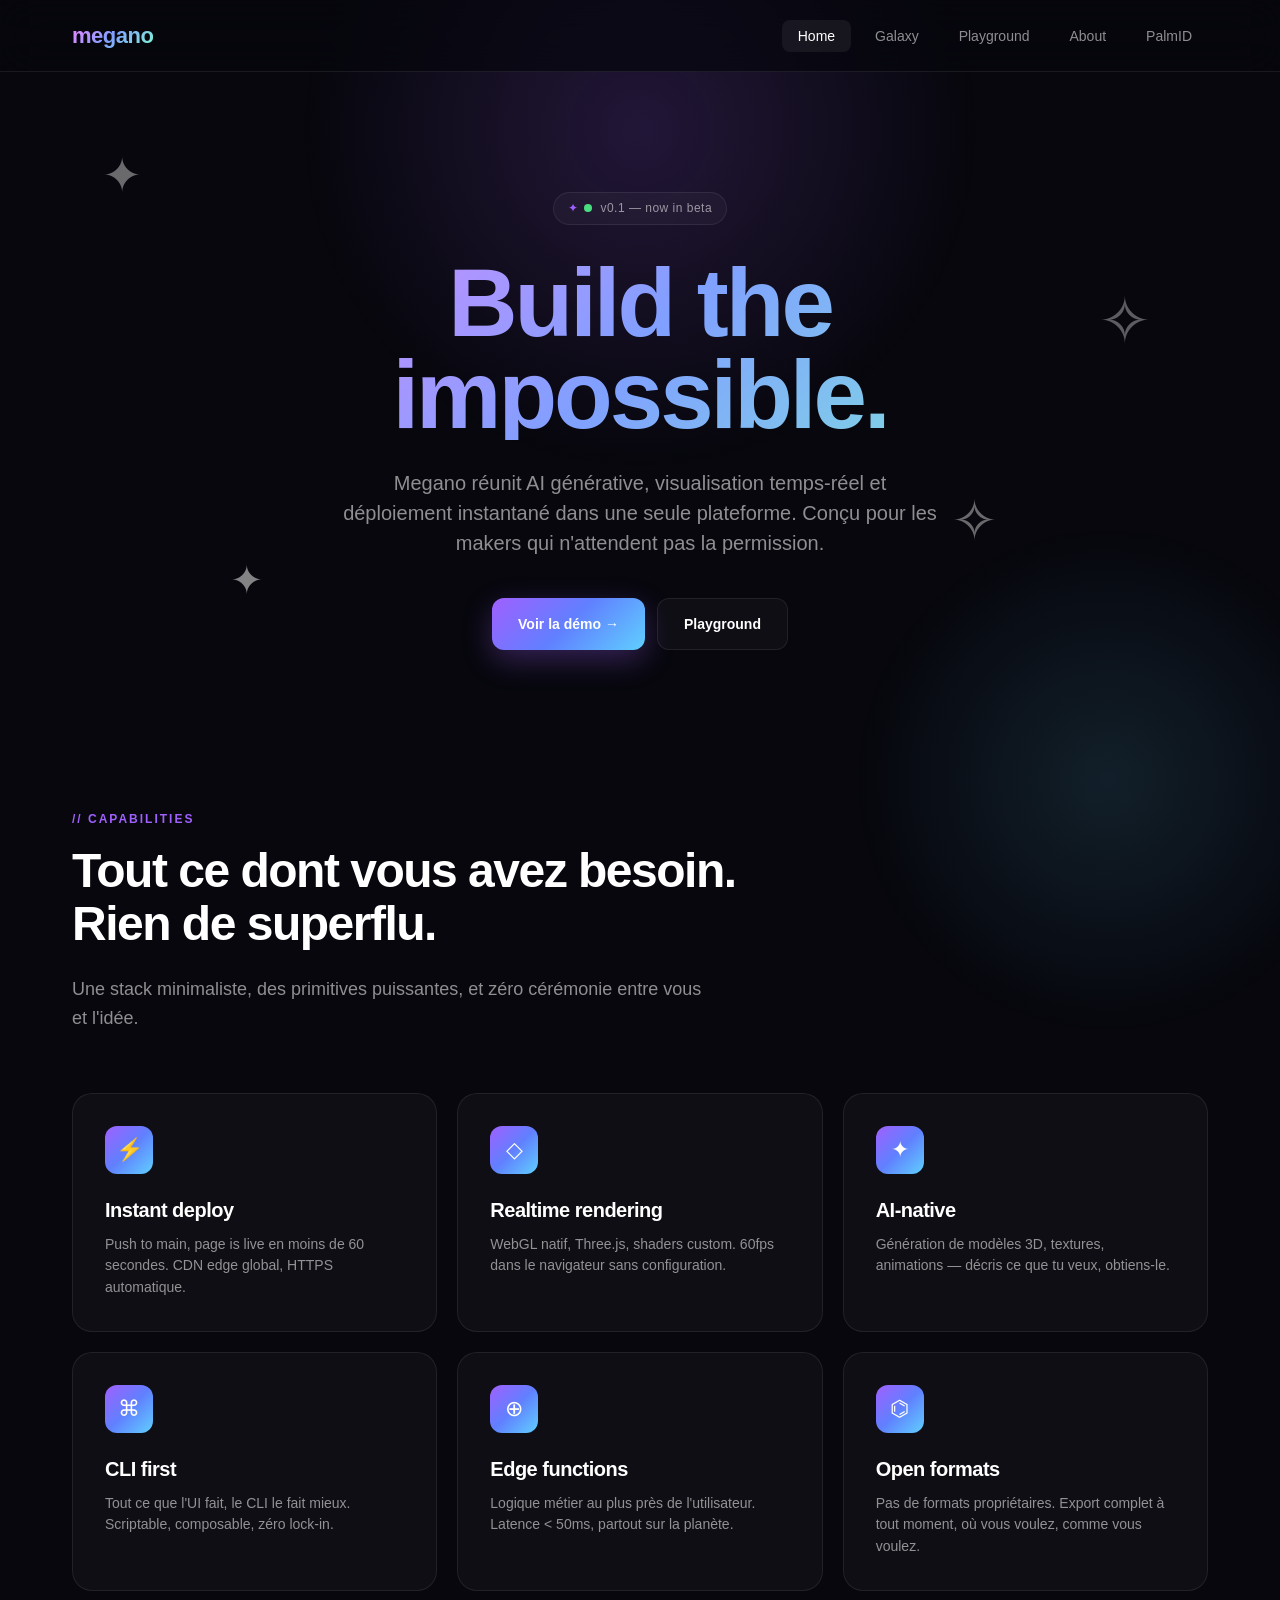
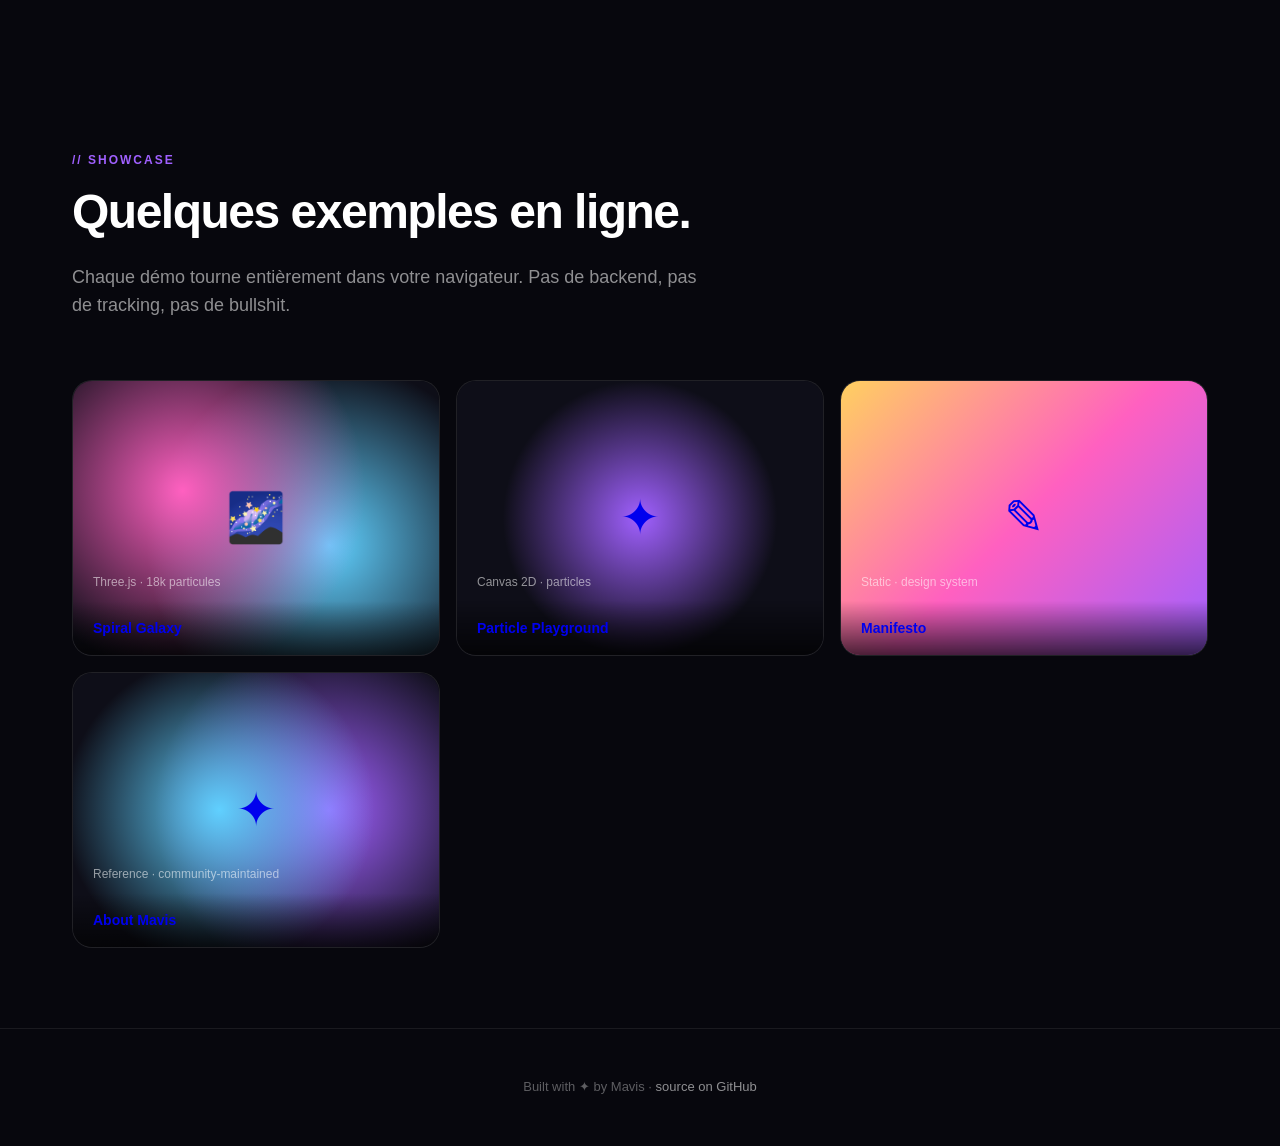
<file: index.html>
<!DOCTYPE html>
<html lang="fr">
<head>
<meta charset="UTF-8" />
<meta name="viewport" content="width=device-width, initial-scale=1.0" />
<title>Megano — Build the impossible</title>
<meta name="description" content="Megano est une plateforme créative qui réunit AI générative, visualisation temps-réel et déploiement instantané." />
<link rel="stylesheet" href="style.css" />
</head>
<body>

<nav class="meg-nav">
  <div class="nav-inner">
    <a href="index.html" class="logo">megano</a>
    <ul class="nav-links">
      <li><a href="index.html">Home</a></li>
      <li><a href="demo.html">Galaxy</a></li>
      <li><a href="playground.html">Playground</a></li>
      <li><a href="about.html">About</a></li>
      <li><a href="palmid/index.html">PalmID</a></li>
    </ul>
  </div>
</nav>

<section class="hero" data-parallax>
  <div class="hero-eyebrow"><span class="dot"></span>v0.1 — now in beta</div>

  <div data-parallax-layer="2" style="position:absolute;top:10%;left:8%;font-size:48px;opacity:0.4;">✦</div>
  <div data-parallax-layer="3" style="position:absolute;top:30%;right:10%;font-size:64px;opacity:0.35;">✧</div>
  <div data-parallax-layer="1.5" style="position:absolute;bottom:18%;left:18%;font-size:40px;opacity:0.5;">✦</div>
  <div data-parallax-layer="2.5" style="position:absolute;bottom:25%;right:22%;font-size:56px;opacity:0.4;">✧</div>

  <h1 class="fade-up">Build the<br/>impossible.</h1>
  <p class="fade-up">Megano réunit AI générative, visualisation temps-réel et déploiement instantané dans une seule plateforme. Conçu pour les makers qui n'attendent pas la permission.</p>

  <div class="hero-cta fade-up">
    <a href="demo.html" class="btn btn-primary">Voir la démo →</a>
    <a href="playground.html" class="btn btn-ghost">Playground</a>
  </div>
</section>

<main class="container">
  <div class="section-eyebrow" data-reveal>// capabilities</div>
  <h2 class="section-title" data-reveal>Tout ce dont vous avez besoin.<br/>Rien de superflu.</h2>
  <p class="section-lede" data-reveal>Une stack minimaliste, des primitives puissantes, et zéro cérémonie entre vous et l'idée.</p>

  <div class="features">
    <div class="feature-card" data-reveal>
      <div class="feature-icon">⚡</div>
      <h3>Instant deploy</h3>
      <p>Push to main, page is live en moins de 60 secondes. CDN edge global, HTTPS automatique.</p>
    </div>
    <div class="feature-card" data-reveal>
      <div class="feature-icon">◇</div>
      <h3>Realtime rendering</h3>
      <p>WebGL natif, Three.js, shaders custom. 60fps dans le navigateur sans configuration.</p>
    </div>
    <div class="feature-card" data-reveal>
      <div class="feature-icon">✦</div>
      <h3>AI-native</h3>
      <p>Génération de modèles 3D, textures, animations — décris ce que tu veux, obtiens-le.</p>
    </div>
    <div class="feature-card" data-reveal>
      <div class="feature-icon">⌘</div>
      <h3>CLI first</h3>
      <p>Tout ce que l'UI fait, le CLI le fait mieux. Scriptable, composable, zéro lock-in.</p>
    </div>
    <div class="feature-card" data-reveal>
      <div class="feature-icon">⊕</div>
      <h3>Edge functions</h3>
      <p>Logique métier au plus près de l'utilisateur. Latence < 50ms, partout sur la planète.</p>
    </div>
    <div class="feature-card" data-reveal>
      <div class="feature-icon">⌬</div>
      <h3>Open formats</h3>
      <p>Pas de formats propriétaires. Export complet à tout moment, où vous voulez, comme vous voulez.</p>
    </div>
  </div>
</main>

<section class="container">
  <div class="section-eyebrow" data-reveal>// showcase</div>
  <h2 class="section-title" data-reveal>Quelques exemples en ligne.</h2>
  <p class="section-lede" data-reveal>Chaque démo tourne entièrement dans votre navigateur. Pas de backend, pas de tracking, pas de bullshit.</p>

  <div class="gallery">
    <a href="demo.html" class="gallery-item" data-reveal>
      <div class="demo-thumb" style="background:radial-gradient(circle at 30% 40%, #ff60c0, transparent 60%), radial-gradient(circle at 70% 60%, #60d0ff, transparent 60%), #0e0e18;">🌌</div>
      <div class="demo-sub">Three.js · 18k particules</div>
      <div class="demo-label">Spiral Galaxy</div>
    </a>
    <a href="playground.html" class="gallery-item" data-reveal>
      <div class="demo-thumb" style="background:radial-gradient(circle at 50% 50%, #a060ff, transparent 60%), #0e0e18;">✦</div>
      <div class="demo-sub">Canvas 2D · particles</div>
      <div class="demo-label">Particle Playground</div>
    </a>
    <a href="about.html" class="gallery-item" data-reveal>
      <div class="demo-thumb" style="background:linear-gradient(135deg, #ffd060, #ff60c0, #a060ff);">✎</div>
      <div class="demo-sub">Static · design system</div>
      <div class="demo-label">Manifesto</div>
    </a>
    <a href="aboutmavis/index.html" class="gallery-item" data-reveal>
      <div class="demo-thumb" style="background:radial-gradient(circle at 40% 50%, #60d0ff, transparent 60%), radial-gradient(circle at 70% 50%, #a060ff, transparent 60%), #0e0e18;">✦</div>
      <div class="demo-sub">Reference · community-maintained</div>
      <div class="demo-label">About Mavis</div>
    </a>
  </div>
</section>

<footer>
  <p>Built with ✦ by Mavis · <a href="https://github.com/samueljimmyandria-cmd/megano">source on GitHub</a></p>
</footer>

<script src="main.js"></script>
</body>
</html>
</file>
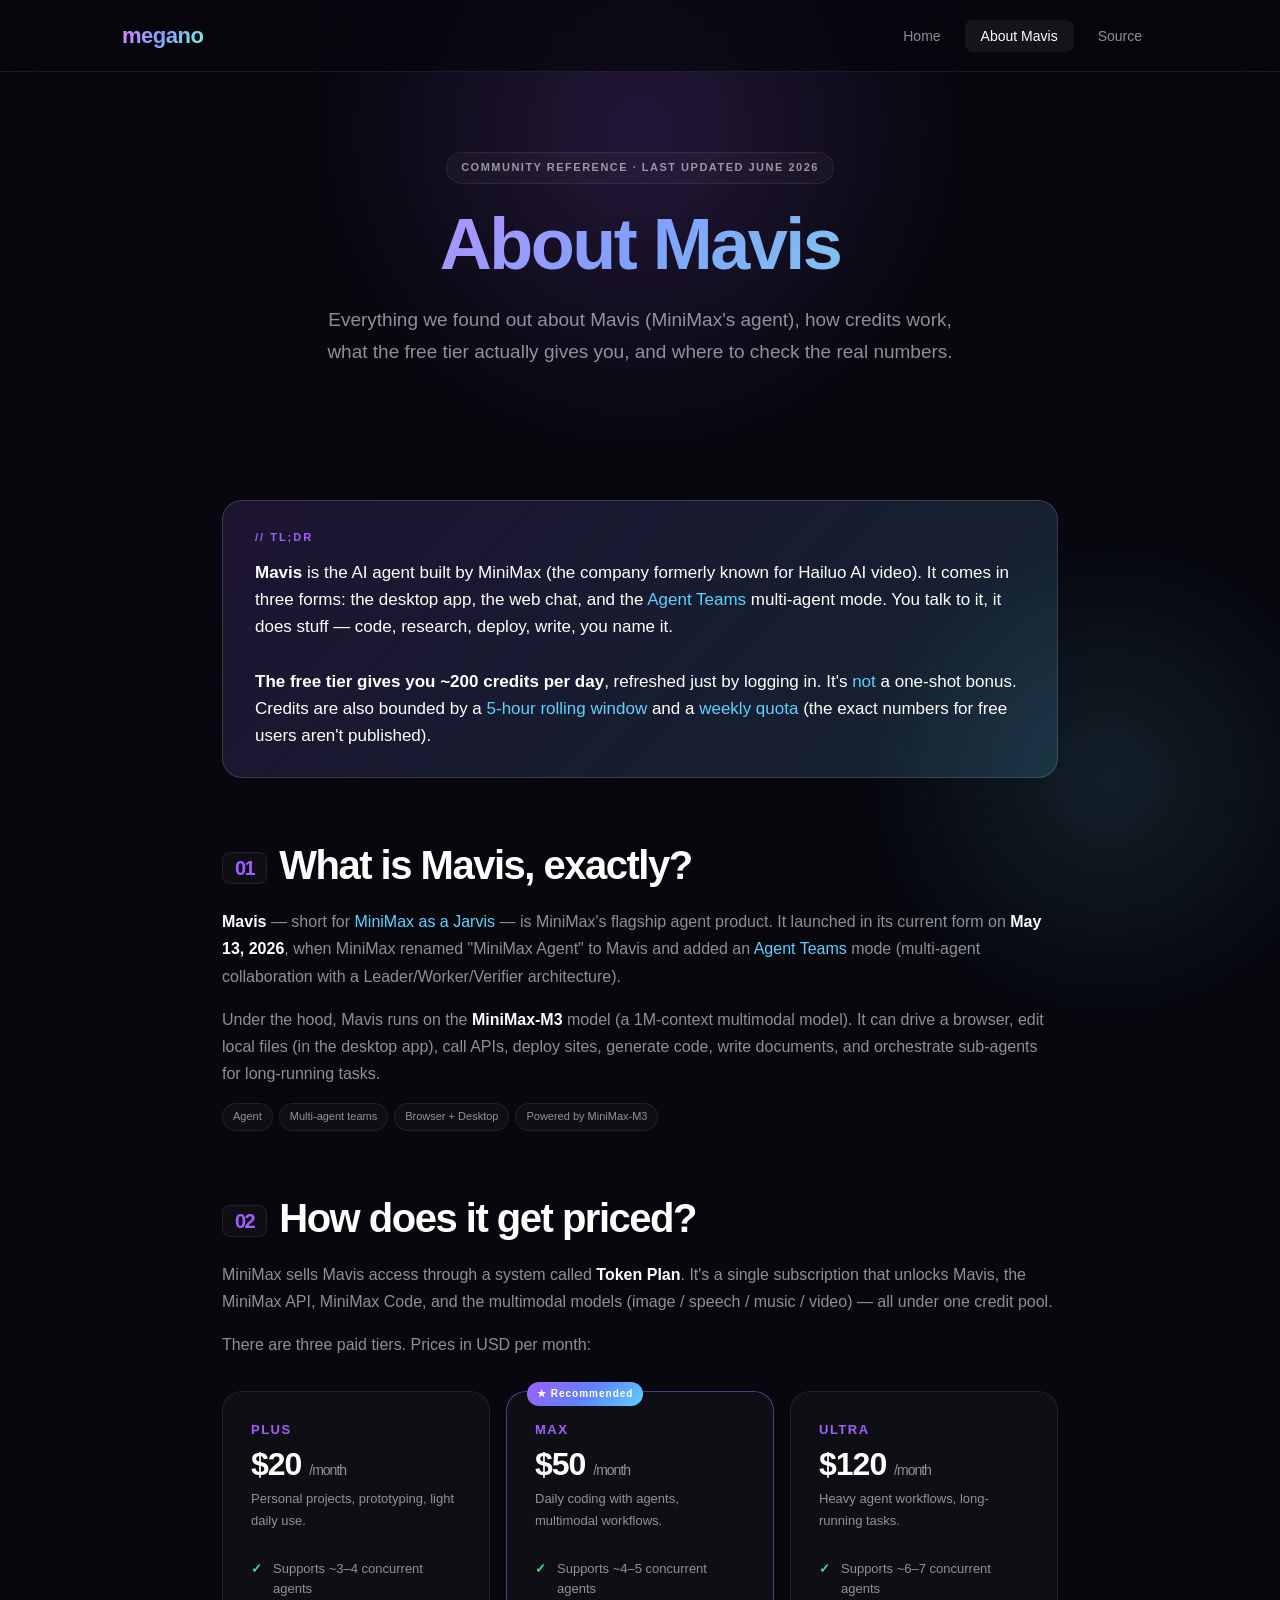
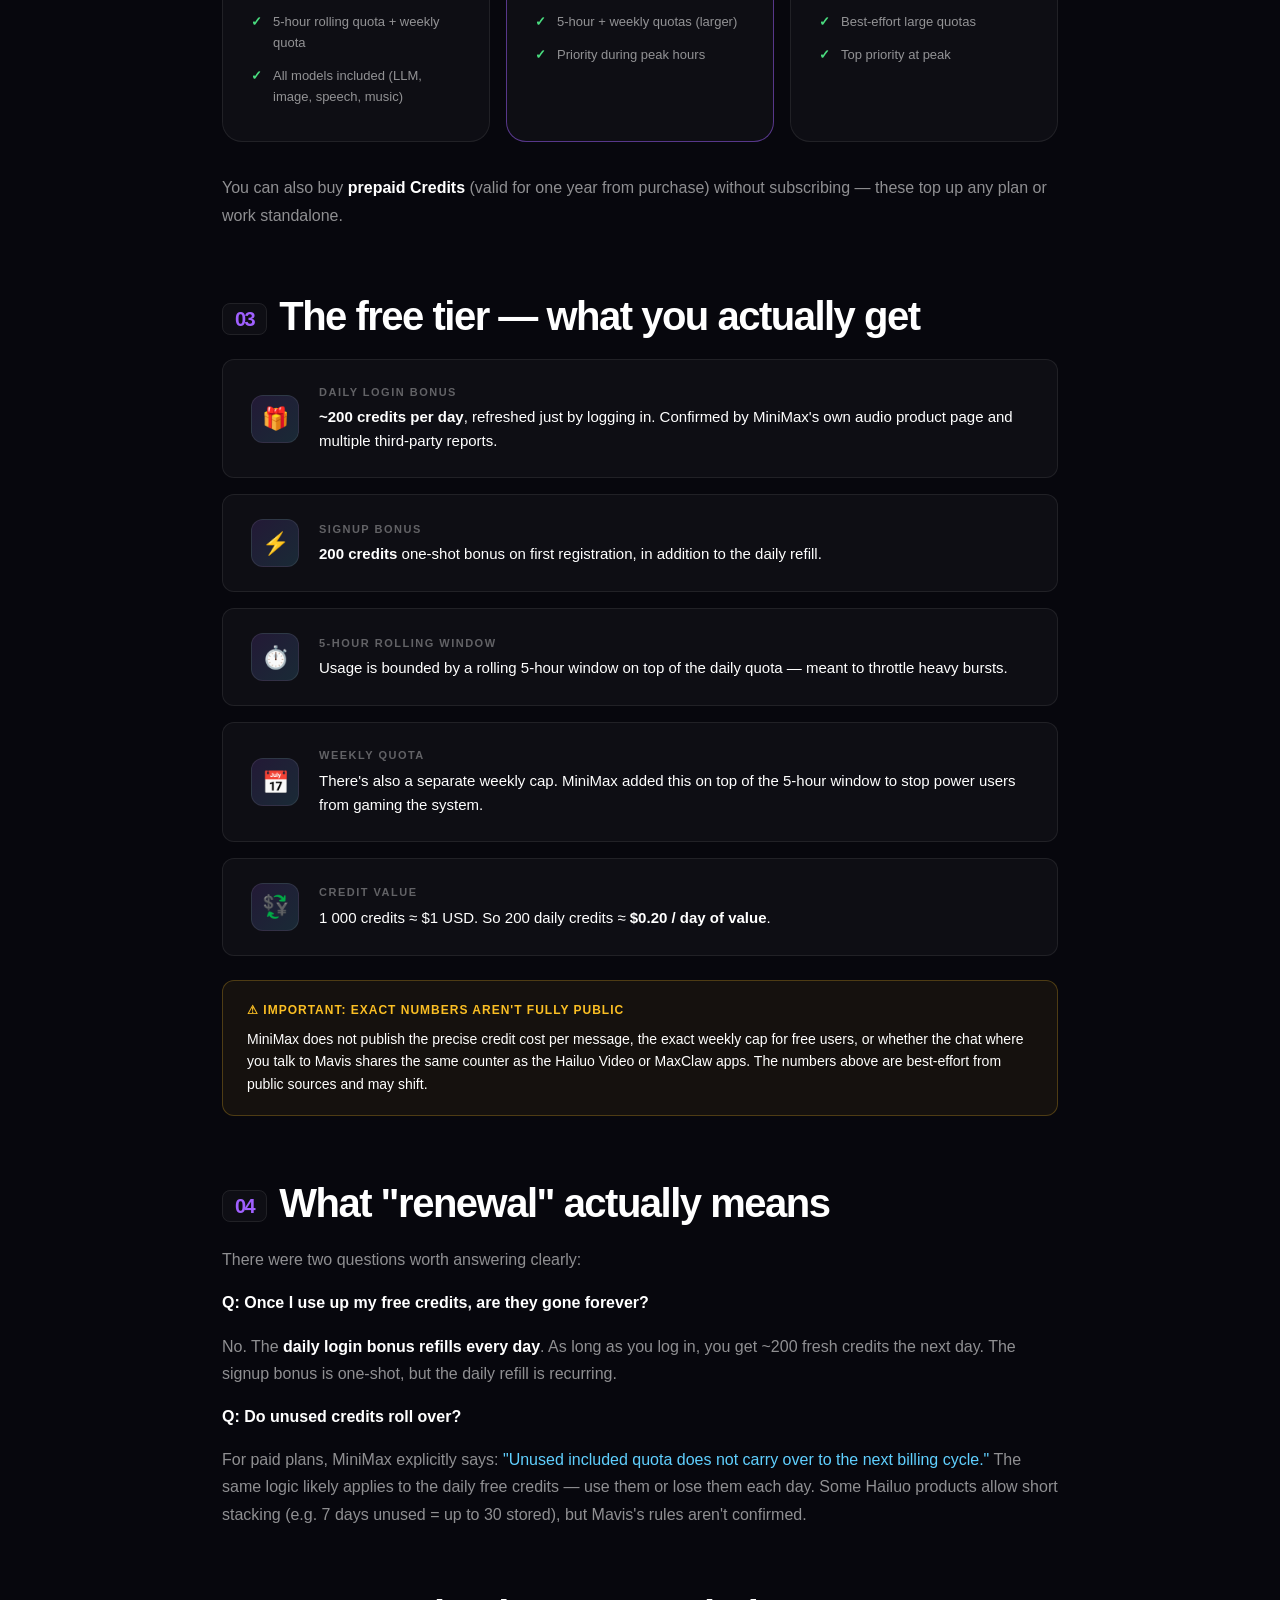
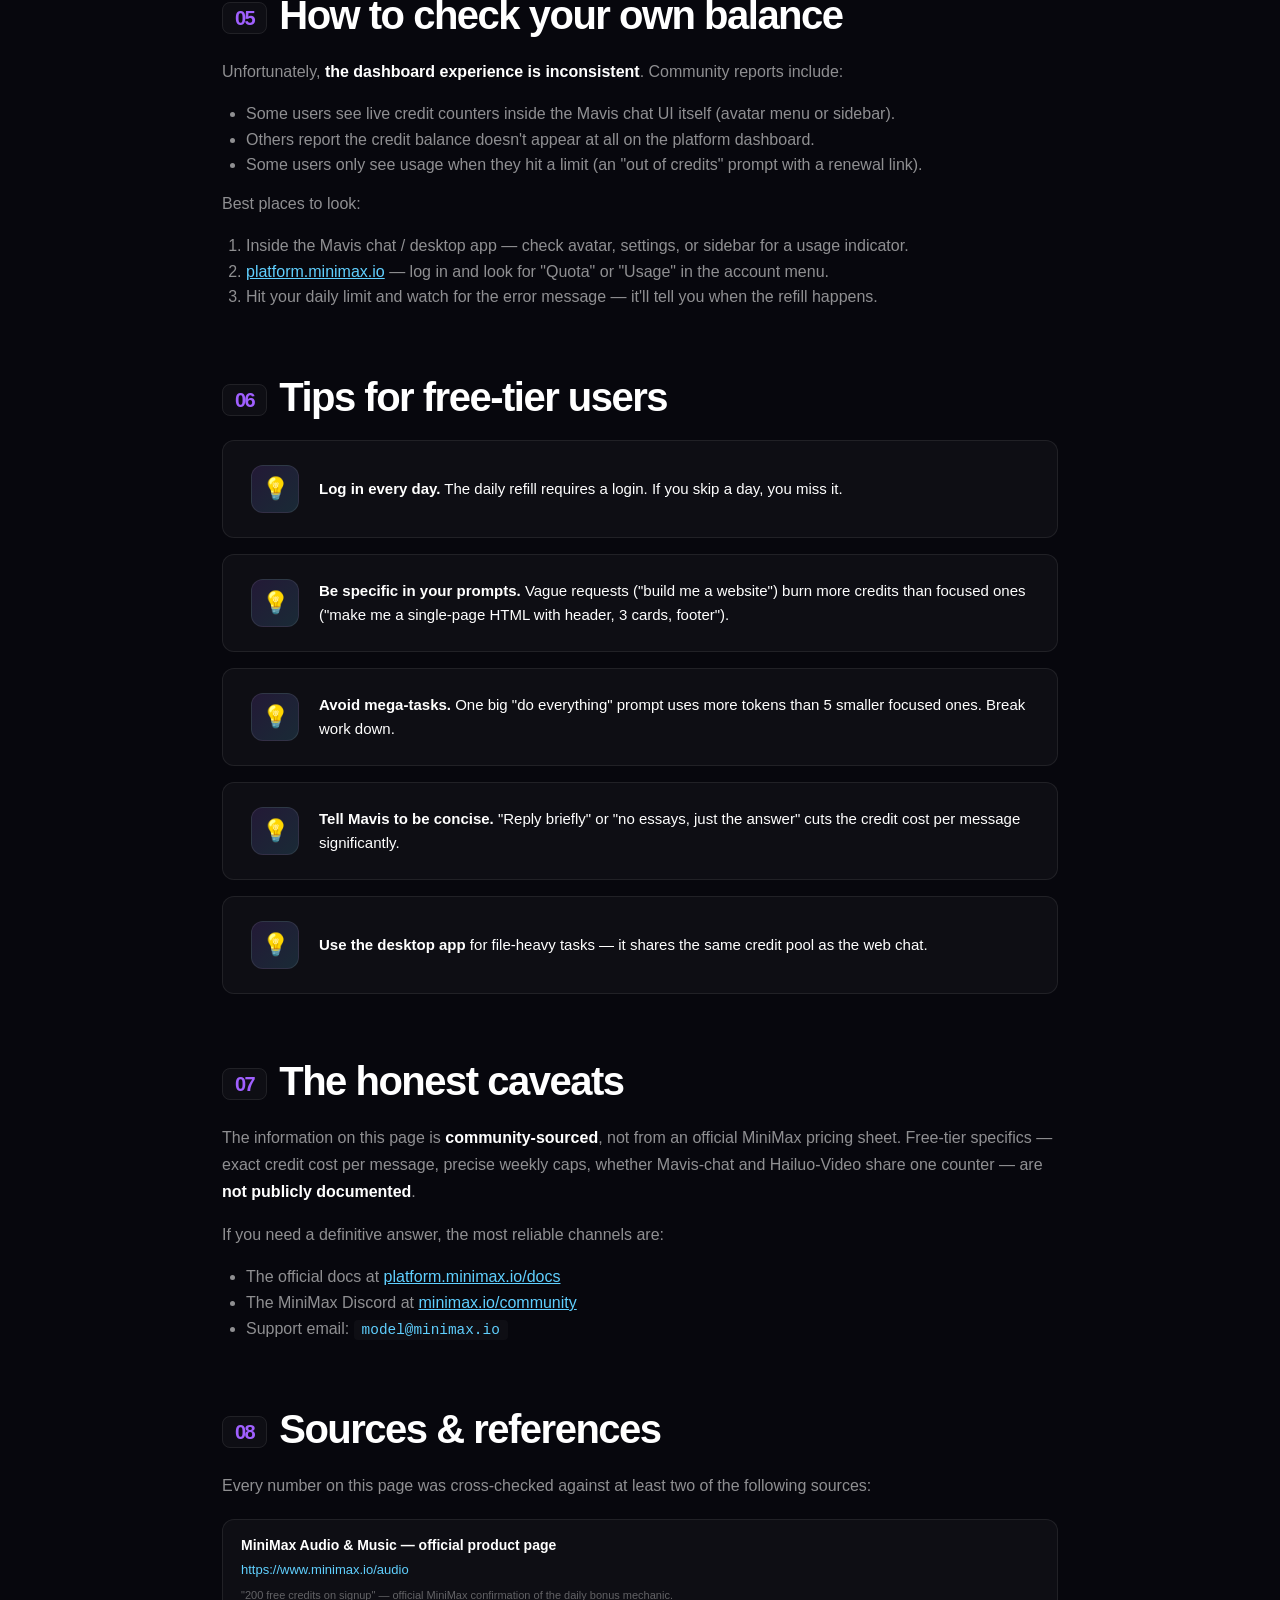
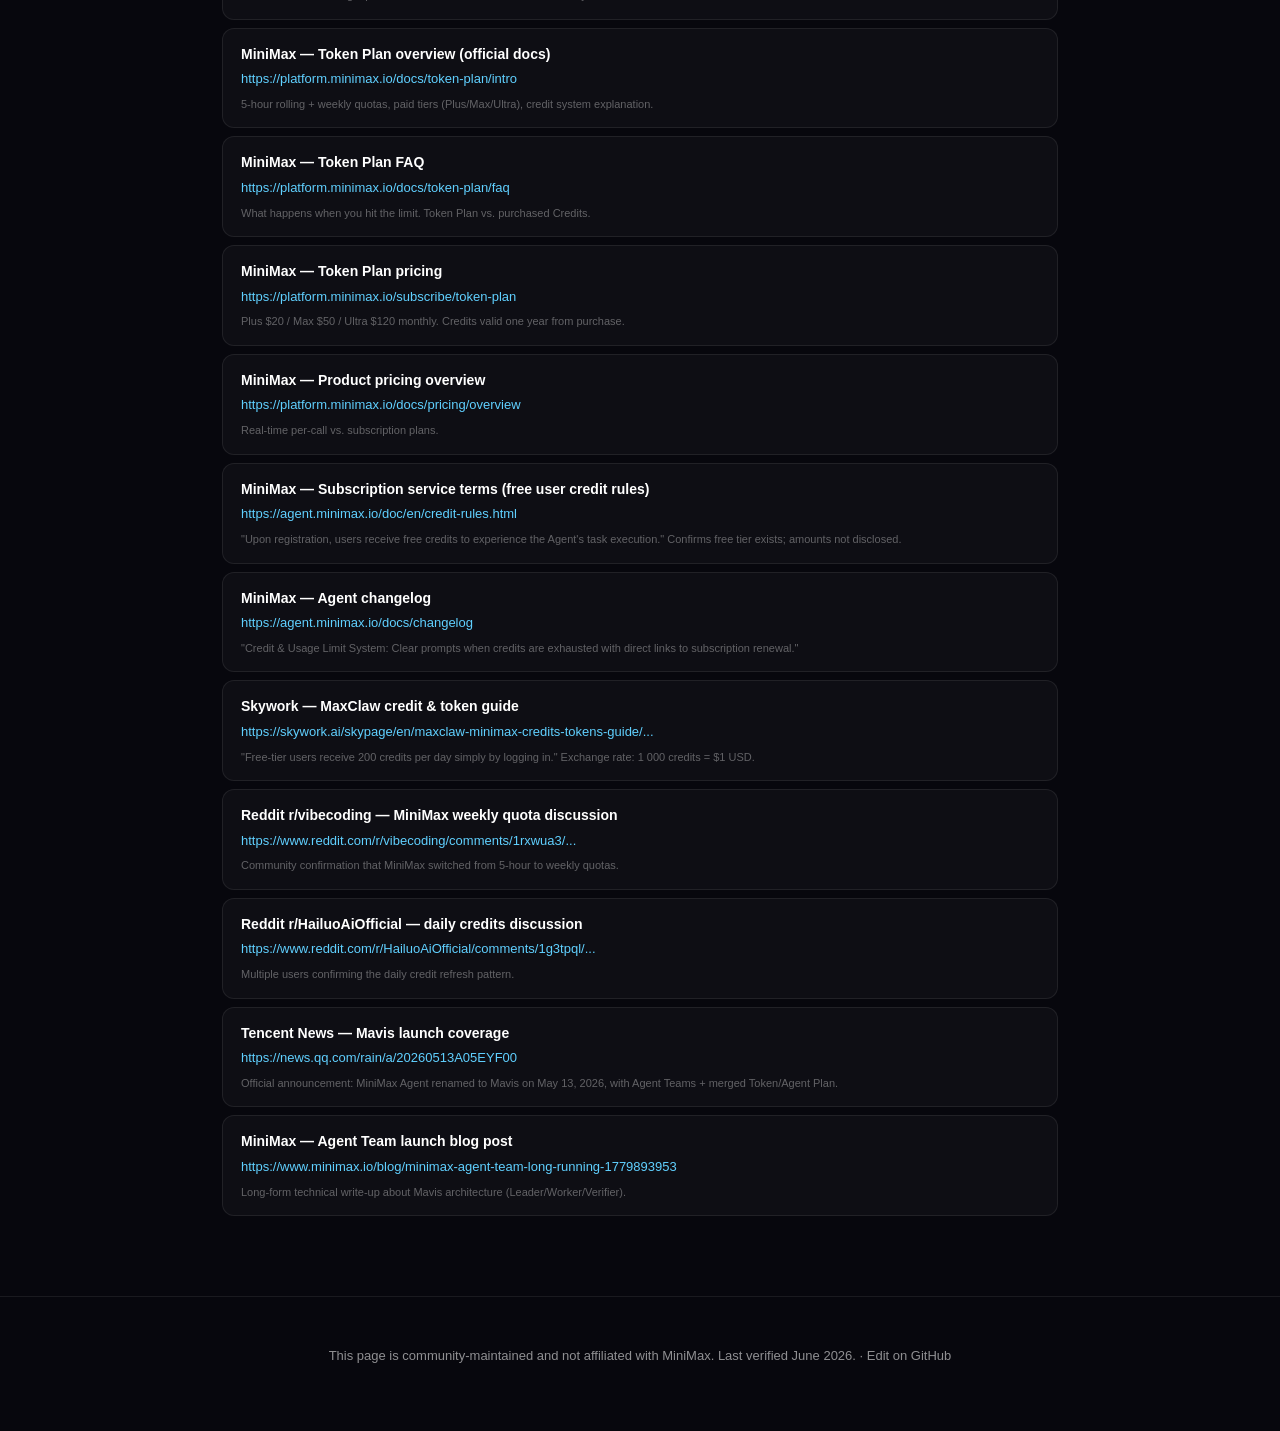
<file: aboutmavis/index.html>
<!DOCTYPE html>
<html lang="en">
<head>
<meta charset="UTF-8" />
<meta name="viewport" content="width=device-width, initial-scale=1.0" />
<title>About Mavis — Free tier, credits, and how it actually works</title>
<meta name="description" content="A community-maintained reference about Mavis (MiniMax's agent) — pricing, free credits, how renewals work, and what to expect." />
<link rel="stylesheet" href="style.css" />
</head>
<body>

<nav class="meg-nav">
  <div class="nav-inner">
    <a href="../index.html" class="logo">megano</a>
    <ul class="nav-links">
      <li><a href="../index.html">Home</a></li>
      <li><a href="index.html" class="active">About Mavis</a></li>
      <li><a href="https://github.com/samueljimmyandria-cmd/megano" target="_blank" rel="noopener">Source</a></li>
    </ul>
  </div>
</nav>

<section class="hero">
  <div class="eyebrow">Community Reference · Last updated June 2026</div>
  <h1>About Mavis</h1>
  <p>Everything we found out about Mavis (MiniMax's agent), how credits work, what the free tier actually gives you, and where to check the real numbers.</p>
</section>

<main class="container">

  <div class="tldr">
    <div class="tldr-title">// TL;DR</div>
    <div class="tldr-text">
      <strong>Mavis</strong> is the AI agent built by MiniMax (the company formerly known for Hailuo AI video). It comes in three forms: the desktop app, the web chat, and the <em>Agent Teams</em> multi-agent mode. You talk to it, it does stuff — code, research, deploy, write, you name it.<br><br>
      <strong>The free tier gives you ~200 credits per day</strong>, refreshed just by logging in. It's <em>not</em> a one-shot bonus. Credits are also bounded by a <em>5-hour rolling window</em> and a <em>weekly quota</em> (the exact numbers for free users aren't published).
    </div>
  </div>

  <h2><span class="num">01</span>What is Mavis, exactly?</h2>
  <p>
    <strong>Mavis</strong> — short for <em>MiniMax as a Jarvis</em> — is MiniMax's flagship agent product. It launched in its current form on <strong>May 13, 2026</strong>, when MiniMax renamed "MiniMax Agent" to Mavis and added an <em>Agent Teams</em> mode (multi-agent collaboration with a Leader/Worker/Verifier architecture).
  </p>
  <p>
    Under the hood, Mavis runs on the <strong>MiniMax-M3</strong> model (a 1M-context multimodal model). It can drive a browser, edit local files (in the desktop app), call APIs, deploy sites, generate code, write documents, and orchestrate sub-agents for long-running tasks.
  </p>
  <div class="tags">
    <span class="tag">Agent</span>
    <span class="tag">Multi-agent teams</span>
    <span class="tag">Browser + Desktop</span>
    <span class="tag">Powered by MiniMax-M3</span>
  </div>

  <h2><span class="num">02</span>How does it get priced?</h2>
  <p>MiniMax sells Mavis access through a system called <strong>Token Plan</strong>. It's a single subscription that unlocks Mavis, the MiniMax API, MiniMax Code, and the multimodal models (image / speech / music / video) — all under one credit pool.</p>
  <p>There are three paid tiers. Prices in USD per month:</p>

  <div class="tiers">
    <div class="tier">
      <div class="tier-name">Plus</div>
      <div class="tier-price">$20 <span class="tier-price-unit">/month</span></div>
      <p style="font-size:13px;margin-top:8px;">Personal projects, prototyping, light daily use.</p>
      <ul>
        <li>Supports ~3–4 concurrent agents</li>
        <li>5-hour rolling quota + weekly quota</li>
        <li>All models included (LLM, image, speech, music)</li>
      </ul>
    </div>
    <div class="tier featured">
      <div class="tier-name">Max</div>
      <div class="tier-price">$50 <span class="tier-price-unit">/month</span></div>
      <p style="font-size:13px;margin-top:8px;">Daily coding with agents, multimodal workflows.</p>
      <ul>
        <li>Supports ~4–5 concurrent agents</li>
        <li>5-hour + weekly quotas (larger)</li>
        <li>Priority during peak hours</li>
      </ul>
    </div>
    <div class="tier">
      <div class="tier-name">Ultra</div>
      <div class="tier-price">$120 <span class="tier-price-unit">/month</span></div>
      <p style="font-size:13px;margin-top:8px;">Heavy agent workflows, long-running tasks.</p>
      <ul>
        <li>Supports ~6–7 concurrent agents</li>
        <li>Best-effort large quotas</li>
        <li>Top priority at peak</li>
      </ul>
    </div>
  </div>

  <p>You can also buy <strong>prepaid Credits</strong> (valid for one year from purchase) without subscribing — these top up any plan or work standalone.</p>

  <h2><span class="num">03</span>The free tier — what you actually get</h2>

  <div class="fact">
    <div class="fact-icon">🎁</div>
    <div>
      <div class="fact-label">Daily login bonus</div>
      <div class="fact-text"><strong>~200 credits per day</strong>, refreshed just by logging in. Confirmed by MiniMax's own audio product page and multiple third-party reports.</div>
    </div>
  </div>

  <div class="fact">
    <div class="fact-icon">⚡</div>
    <div>
      <div class="fact-label">Signup bonus</div>
      <div class="fact-text"><strong>200 credits</strong> one-shot bonus on first registration, in addition to the daily refill.</div>
    </div>
  </div>

  <div class="fact">
    <div class="fact-icon">⏱️</div>
    <div>
      <div class="fact-label">5-hour rolling window</div>
      <div class="fact-text">Usage is bounded by a rolling 5-hour window on top of the daily quota — meant to throttle heavy bursts.</div>
    </div>
  </div>

  <div class="fact">
    <div class="fact-icon">📅</div>
    <div>
      <div class="fact-label">Weekly quota</div>
      <div class="fact-text">There's also a separate weekly cap. MiniMax added this on top of the 5-hour window to stop power users from gaming the system.</div>
    </div>
  </div>

  <div class="fact">
    <div class="fact-icon">💱</div>
    <div>
      <div class="fact-label">Credit value</div>
      <div class="fact-text">1 000 credits ≈ $1 USD. So 200 daily credits ≈ <strong>$0.20 / day of value</strong>.</div>
    </div>
  </div>

  <div class="warn-box">
    <span class="label">⚠ Important: exact numbers aren't fully public</span>
    MiniMax does not publish the precise credit cost per message, the exact weekly cap for free users, or whether the chat where you talk to Mavis shares the same counter as the Hailuo Video or MaxClaw apps. The numbers above are best-effort from public sources and may shift.
  </div>

  <h2><span class="num">04</span>What "renewal" actually means</h2>
  <p>There were two questions worth answering clearly:</p>
  <p><strong>Q: Once I use up my free credits, are they gone forever?</strong></p>
  <p>No. The <strong>daily login bonus refills every day</strong>. As long as you log in, you get ~200 fresh credits the next day. The signup bonus is one-shot, but the daily refill is recurring.</p>
  <p><strong>Q: Do unused credits roll over?</strong></p>
  <p>For paid plans, MiniMax explicitly says: <em>"Unused included quota does not carry over to the next billing cycle."</em> The same logic likely applies to the daily free credits — use them or lose them each day. Some Hailuo products allow short stacking (e.g. 7 days unused = up to 30 stored), but Mavis's rules aren't confirmed.</p>

  <h2><span class="num">05</span>How to check your own balance</h2>
  <p>Unfortunately, <strong>the dashboard experience is inconsistent</strong>. Community reports include:</p>
  <ul style="margin: 12px 0 12px 24px; color: var(--text-muted);">
    <li>Some users see live credit counters inside the Mavis chat UI itself (avatar menu or sidebar).</li>
    <li>Others report the credit balance doesn't appear at all on the platform dashboard.</li>
    <li>Some users only see usage when they hit a limit (an "out of credits" prompt with a renewal link).</li>
  </ul>
  <p>Best places to look:</p>
  <ol style="margin: 12px 0 12px 24px; color: var(--text-muted);">
    <li>Inside the Mavis chat / desktop app — check avatar, settings, or sidebar for a usage indicator.</li>
    <li><a href="https://platform.minimax.io" style="color: var(--secondary);">platform.minimax.io</a> — log in and look for "Quota" or "Usage" in the account menu.</li>
    <li>Hit your daily limit and watch for the error message — it'll tell you when the refill happens.</li>
  </ol>

  <h2><span class="num">06</span>Tips for free-tier users</h2>
  <div class="fact">
    <div class="fact-icon">💡</div>
    <div class="fact-text"><strong>Log in every day.</strong> The daily refill requires a login. If you skip a day, you miss it.</div>
  </div>
  <div class="fact">
    <div class="fact-icon">💡</div>
    <div class="fact-text"><strong>Be specific in your prompts.</strong> Vague requests ("build me a website") burn more credits than focused ones ("make me a single-page HTML with header, 3 cards, footer").</div>
  </div>
  <div class="fact">
    <div class="fact-icon">💡</div>
    <div class="fact-text"><strong>Avoid mega-tasks.</strong> One big "do everything" prompt uses more tokens than 5 smaller focused ones. Break work down.</div>
  </div>
  <div class="fact">
    <div class="fact-icon">💡</div>
    <div class="fact-text"><strong>Tell Mavis to be concise.</strong> "Reply briefly" or "no essays, just the answer" cuts the credit cost per message significantly.</div>
  </div>
  <div class="fact">
    <div class="fact-icon">💡</div>
    <div class="fact-text"><strong>Use the desktop app</strong> for file-heavy tasks — it shares the same credit pool as the web chat.</div>
  </div>

  <h2><span class="num">07</span>The honest caveats</h2>
  <p>
    The information on this page is <strong>community-sourced</strong>, not from an official MiniMax pricing sheet. Free-tier specifics — exact credit cost per message, precise weekly caps, whether Mavis-chat and Hailuo-Video share one counter — are <strong>not publicly documented</strong>.
  </p>
  <p>If you need a definitive answer, the most reliable channels are:</p>
  <ul style="margin: 12px 0 12px 24px; color: var(--text-muted);">
    <li>The official docs at <a href="https://platform.minimax.io/docs" style="color: var(--secondary);">platform.minimax.io/docs</a></li>
    <li>The MiniMax Discord at <a href="https://www.minimax.io/community/" style="color: var(--secondary);">minimax.io/community</a></li>
    <li>Support email: <code>model@minimax.io</code></li>
  </ul>

  <h2><span class="num">08</span>Sources & references</h2>
  <p>Every number on this page was cross-checked against at least two of the following sources:</p>

  <ul class="sources">
    <li>
      <span class="src-title">MiniMax Audio & Music — official product page</span>
      <a href="https://www.minimax.io/audio" target="_blank" rel="noopener">https://www.minimax.io/audio</a>
      <div class="src-meta">"200 free credits on signup" — official MiniMax confirmation of the daily bonus mechanic.</div>
    </li>
    <li>
      <span class="src-title">MiniMax — Token Plan overview (official docs)</span>
      <a href="https://platform.minimax.io/docs/token-plan/intro" target="_blank" rel="noopener">https://platform.minimax.io/docs/token-plan/intro</a>
      <div class="src-meta">5-hour rolling + weekly quotas, paid tiers (Plus/Max/Ultra), credit system explanation.</div>
    </li>
    <li>
      <span class="src-title">MiniMax — Token Plan FAQ</span>
      <a href="https://platform.minimax.io/docs/token-plan/faq" target="_blank" rel="noopener">https://platform.minimax.io/docs/token-plan/faq</a>
      <div class="src-meta">What happens when you hit the limit. Token Plan vs. purchased Credits.</div>
    </li>
    <li>
      <span class="src-title">MiniMax — Token Plan pricing</span>
      <a href="https://platform.minimax.io/subscribe/token-plan" target="_blank" rel="noopener">https://platform.minimax.io/subscribe/token-plan</a>
      <div class="src-meta">Plus $20 / Max $50 / Ultra $120 monthly. Credits valid one year from purchase.</div>
    </li>
    <li>
      <span class="src-title">MiniMax — Product pricing overview</span>
      <a href="https://platform.minimax.io/docs/pricing/overview" target="_blank" rel="noopener">https://platform.minimax.io/docs/pricing/overview</a>
      <div class="src-meta">Real-time per-call vs. subscription plans.</div>
    </li>
    <li>
      <span class="src-title">MiniMax — Subscription service terms (free user credit rules)</span>
      <a href="https://agent.minimax.io/doc/en/credit-rules.html" target="_blank" rel="noopener">https://agent.minimax.io/doc/en/credit-rules.html</a>
      <div class="src-meta">"Upon registration, users receive free credits to experience the Agent's task execution." Confirms free tier exists; amounts not disclosed.</div>
    </li>
    <li>
      <span class="src-title">MiniMax — Agent changelog</span>
      <a href="https://agent.minimax.io/docs/changelog" target="_blank" rel="noopener">https://agent.minimax.io/docs/changelog</a>
      <div class="src-meta">"Credit & Usage Limit System: Clear prompts when credits are exhausted with direct links to subscription renewal."</div>
    </li>
    <li>
      <span class="src-title">Skywork — MaxClaw credit & token guide</span>
      <a href="https://skywork.ai/skypage/en/maxclaw-minimax-credits-tokens-guide/2061790959546322944" target="_blank" rel="noopener">https://skywork.ai/skypage/en/maxclaw-minimax-credits-tokens-guide/...</a>
      <div class="src-meta">"Free-tier users receive 200 credits per day simply by logging in." Exchange rate: 1 000 credits = $1 USD.</div>
    </li>
    <li>
      <span class="src-title">Reddit r/vibecoding — MiniMax weekly quota discussion</span>
      <a href="https://www.reddit.com/r/vibecoding/comments/1rxwua3/minimax_just_switched_from_5hour_resets_to_weekly/" target="_blank" rel="noopener">https://www.reddit.com/r/vibecoding/comments/1rxwua3/...</a>
      <div class="src-meta">Community confirmation that MiniMax switched from 5-hour to weekly quotas.</div>
    </li>
    <li>
      <span class="src-title">Reddit r/HailuoAiOfficial — daily credits discussion</span>
      <a href="https://www.reddit.com/r/HailuoAiOfficial/comments/1g3tpql/when_do_we_get_free_daily_credits_and_how_many/" target="_blank" rel="noopener">https://www.reddit.com/r/HailuoAiOfficial/comments/1g3tpql/...</a>
      <div class="src-meta">Multiple users confirming the daily credit refresh pattern.</div>
    </li>
    <li>
      <span class="src-title">Tencent News — Mavis launch coverage</span>
      <a href="https://news.qq.com/rain/a/20260513A05EYF00" target="_blank" rel="noopener">https://news.qq.com/rain/a/20260513A05EYF00</a>
      <div class="src-meta">Official announcement: MiniMax Agent renamed to Mavis on May 13, 2026, with Agent Teams + merged Token/Agent Plan.</div>
    </li>
    <li>
      <span class="src-title">MiniMax — Agent Team launch blog post</span>
      <a href="https://www.minimax.io/blog/minimax-agent-team-long-running-1779893953" target="_blank" rel="noopener">https://www.minimax.io/blog/minimax-agent-team-long-running-1779893953</a>
      <div class="src-meta">Long-form technical write-up about Mavis architecture (Leader/Worker/Verifier).</div>
    </li>
  </ul>

</main>

<footer>
  <p>This page is community-maintained and not affiliated with MiniMax. Last verified June 2026. · <a href="https://github.com/samueljimmyandria-cmd/megano/tree/main/aboutmavis">Edit on GitHub</a></p>
</footer>

</body>
</html>
</file>
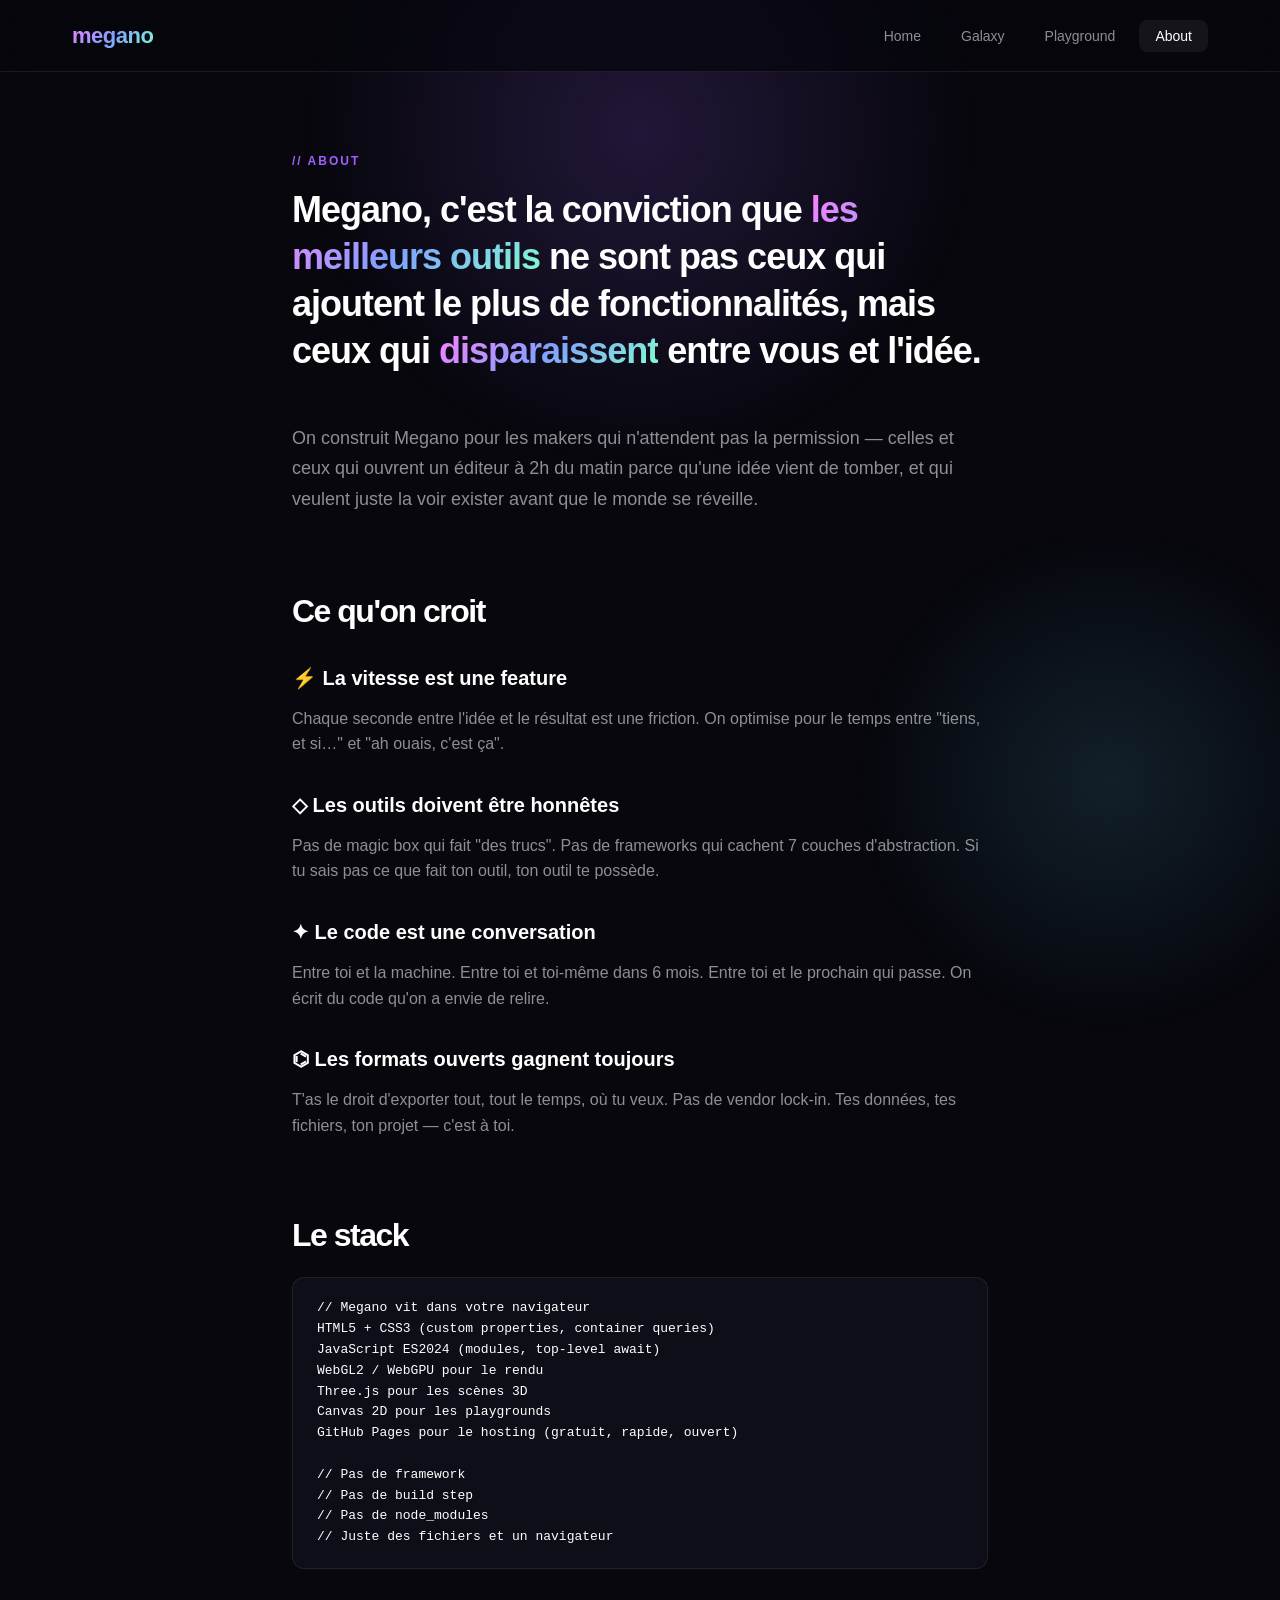
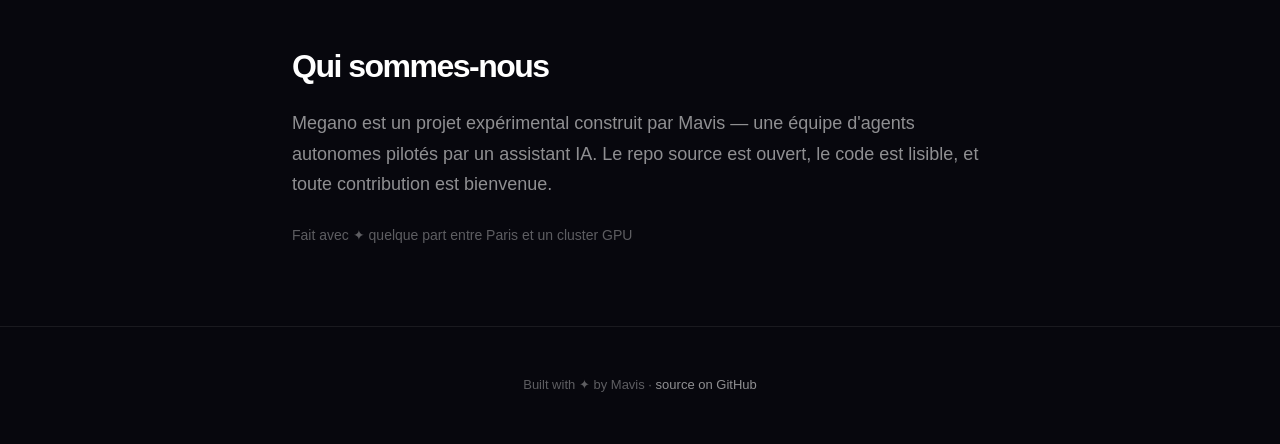
<file: about.html>
<!DOCTYPE html>
<html lang="fr">
<head>
<meta charset="UTF-8" />
<meta name="viewport" content="width=device-width, initial-scale=1.0" />
<title>About — Megano</title>
<link rel="stylesheet" href="style.css" />
</head>
<body>

<nav class="meg-nav">
  <div class="nav-inner">
    <a href="index.html" class="logo">megano</a>
    <ul class="nav-links">
      <li><a href="index.html">Home</a></li>
      <li><a href="demo.html">Galaxy</a></li>
      <li><a href="playground.html">Playground</a></li>
      <li><a href="about.html">About</a></li>
    </ul>
  </div>
</nav>

<main class="container-narrow">

  <div class="section-eyebrow" data-reveal>// about</div>

  <p class="manifesto" data-reveal>
    Megano, c'est la conviction que <span class="hl">les meilleurs outils</span> ne sont pas ceux qui ajoutent le plus de fonctionnalités,
    mais ceux qui <span class="hl">disparaissent</span> entre vous et l'idée.
  </p>

  <p data-reveal style="font-size:18px;color:var(--text-muted);line-height:1.7;margin-bottom:48px;">
    On construit Megano pour les makers qui n'attendent pas la permission — celles et ceux qui ouvrent un éditeur à 2h du matin parce qu'une idée vient de tomber, et qui veulent juste la voir exister avant que le monde se réveille.
  </p>

  <h2 class="section-title" data-reveal style="font-size:32px;margin-top:80px;">Ce qu'on croit</h2>

  <div data-reveal style="margin-top:32px;">
    <h3 style="font-size:20px;margin-bottom:12px;color:var(--text);">⚡ La vitesse est une feature</h3>
    <p style="color:var(--text-muted);margin-bottom:32px;">Chaque seconde entre l'idée et le résultat est une friction. On optimise pour le temps entre "tiens, et si…" et "ah ouais, c'est ça".</p>

    <h3 style="font-size:20px;margin-bottom:12px;color:var(--text);">◇ Les outils doivent être honnêtes</h3>
    <p style="color:var(--text-muted);margin-bottom:32px;">Pas de magic box qui fait "des trucs". Pas de frameworks qui cachent 7 couches d'abstraction. Si tu sais pas ce que fait ton outil, ton outil te possède.</p>

    <h3 style="font-size:20px;margin-bottom:12px;color:var(--text);">✦ Le code est une conversation</h3>
    <p style="color:var(--text-muted);margin-bottom:32px;">Entre toi et la machine. Entre toi et toi-même dans 6 mois. Entre toi et le prochain qui passe. On écrit du code qu'on a envie de relire.</p>

    <h3 style="font-size:20px;margin-bottom:12px;color:var(--text);">⌬ Les formats ouverts gagnent toujours</h3>
    <p style="color:var(--text-muted);margin-bottom:32px;">T'as le droit d'exporter tout, tout le temps, où tu veux. Pas de vendor lock-in. Tes données, tes fichiers, ton projet — c'est à toi.</p>
  </div>

  <h2 class="section-title" data-reveal style="font-size:32px;margin-top:80px;">Le stack</h2>

  <div data-reveal style="margin-top:24px;">
    <pre><code>// Megano vit dans votre navigateur
HTML5 + CSS3 (custom properties, container queries)
JavaScript ES2024 (modules, top-level await)
WebGL2 / WebGPU pour le rendu
Three.js pour les scènes 3D
Canvas 2D pour les playgrounds
GitHub Pages pour le hosting (gratuit, rapide, ouvert)

// Pas de framework
// Pas de build step
// Pas de node_modules
// Juste des fichiers et un navigateur</code></pre>
  </div>

  <h2 class="section-title" data-reveal style="font-size:32px;margin-top:80px;">Qui sommes-nous</h2>

  <p data-reveal style="font-size:18px;color:var(--text-muted);line-height:1.7;margin-bottom:24px;">
    Megano est un projet expérimental construit par Mavis — une équipe d'agents autonomes pilotés par un assistant IA. Le repo source est ouvert, le code est lisible, et toute contribution est bienvenue.
  </p>

  <p data-reveal style="font-size:14px;color:var(--text-dim);">
    Fait avec ✦ quelque part entre Paris et un cluster GPU
  </p>

</main>

<footer>
  <p>Built with ✦ by Mavis · <a href="https://github.com/samueljimmyandria-cmd/megano">source on GitHub</a></p>
</footer>

<script src="main.js"></script>
</body>
</html>
</file>
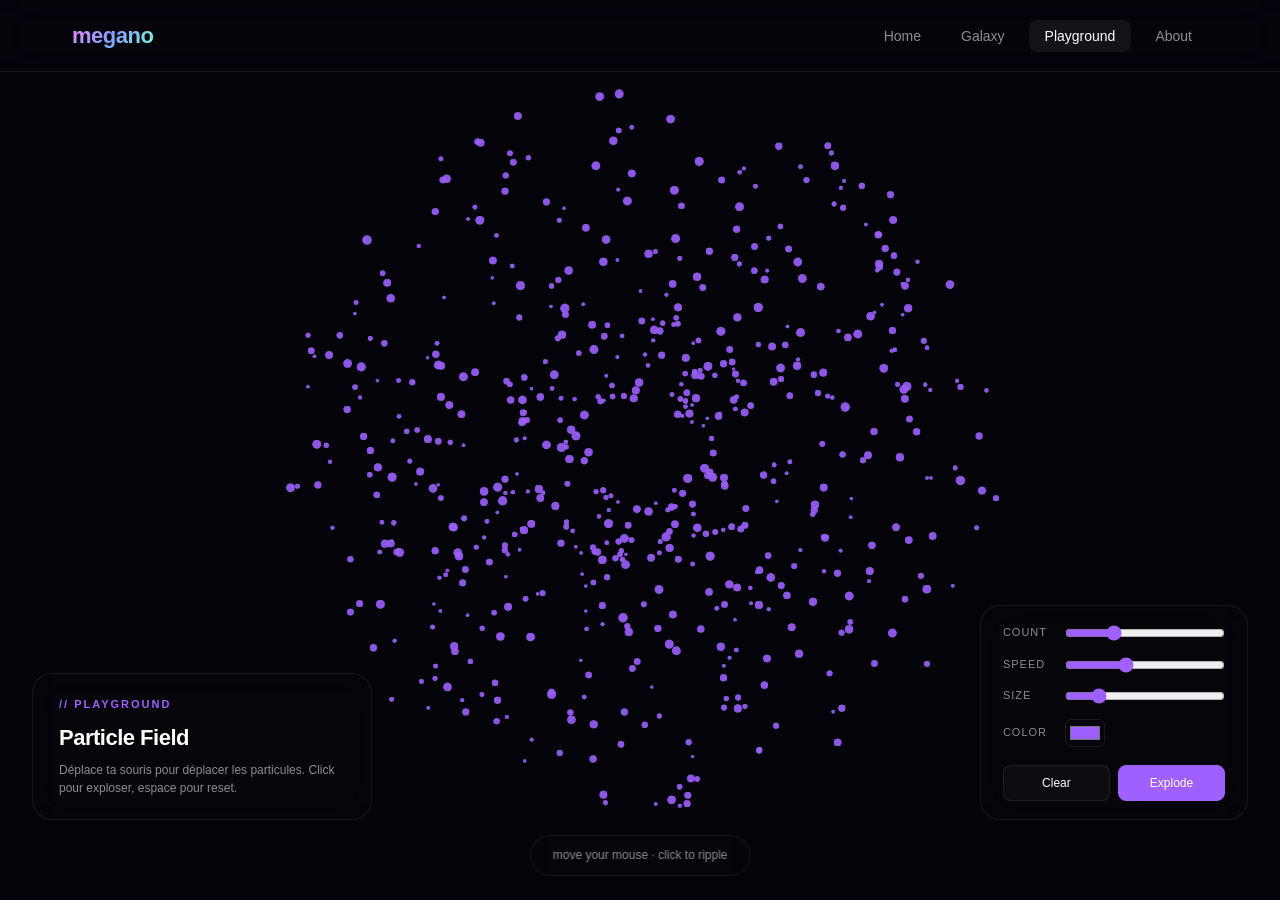
<file: playground.html>
<!DOCTYPE html>
<html lang="fr">
<head>
<meta charset="UTF-8" />
<meta name="viewport" content="width=device-width, initial-scale=1.0" />
<title>Playground — Megano</title>
<link rel="stylesheet" href="style.css" />
<style>
  body { overflow: hidden; }
  canvas#pg {
    position: fixed; inset: 0; z-index: 0;
    background: radial-gradient(ellipse at center, #0e0e18 0%, #07070d 70%);
  }
  .pg-overlay {
    position: fixed;
    inset: 0;
    z-index: 2;
    pointer-events: none;
    display: flex;
    flex-direction: column;
    justify-content: space-between;
  }
  .pg-overlay > * { pointer-events: auto; }
  .pg-overlay nav { position: relative; }
  .pg-panel {
    margin: 0 0 0 32px;
    padding: 22px 26px;
    background: rgba(7, 7, 13, 0.6);
    backdrop-filter: blur(20px);
    -webkit-backdrop-filter: blur(20px);
    border: 1px solid var(--border);
    border-radius: var(--radius-lg);
    max-width: 340px;
  }
  .pg-panel .eyebrow {
    font-size: 11px;
    color: var(--primary);
    letter-spacing: 2px;
    text-transform: uppercase;
    font-weight: 600;
    margin-bottom: 6px;
  }
  .pg-panel h2 {
    font-size: 22px;
    font-weight: 700;
    letter-spacing: -0.5px;
    margin-bottom: 6px;
  }
  .pg-panel p {
    font-size: 12px;
    color: var(--text-muted);
    line-height: 1.5;
  }
  .pg-controls {
    align-self: flex-end;
    margin: 0 32px 0 0;
    padding: 18px 22px;
    background: rgba(7, 7, 13, 0.6);
    backdrop-filter: blur(20px);
    -webkit-backdrop-filter: blur(20px);
    border: 1px solid var(--border);
    border-radius: var(--radius-lg);
    display: grid;
    grid-template-columns: auto 1fr;
    gap: 14px 18px;
    align-items: center;
    font-size: 12px;
  }
  .pg-controls label {
    color: var(--text-muted);
    font-weight: 500;
    font-size: 11px;
    text-transform: uppercase;
    letter-spacing: 1px;
  }
  .pg-controls input[type="range"] {
    width: 160px;
    accent-color: var(--primary);
  }
  .pg-controls input[type="color"] {
    width: 40px; height: 28px;
    border: 1px solid var(--border);
    border-radius: 6px;
    background: transparent;
    cursor: pointer;
    padding: 2px;
  }
  .pg-actions {
    grid-column: 1 / -1;
    display: flex;
    gap: 8px;
    margin-top: 4px;
  }
  .pg-btn {
    flex: 1;
    padding: 10px 14px;
    border-radius: 8px;
    background: var(--surface);
    border: 1px solid var(--border);
    color: var(--text);
    font-size: 12px;
    font-weight: 500;
    cursor: pointer;
    font-family: inherit;
    transition: all 0.2s var(--ease);
  }
  .pg-btn:hover { background: var(--surface-hover); border-color: var(--border-strong); }
  .pg-btn.primary { background: var(--primary); border-color: var(--primary); }
  .pg-hint {
    position: fixed;
    bottom: 24px;
    left: 50%;
    transform: translateX(-50%);
    z-index: 2;
    padding: 10px 22px;
    background: rgba(7, 7, 13, 0.6);
    backdrop-filter: blur(20px);
    -webkit-backdrop-filter: blur(20px);
    border: 1px solid var(--border);
    border-radius: 100px;
    font-size: 12px;
    color: var(--text-muted);
    pointer-events: none;
  }
</style>
</head>
<body>

<canvas id="pg"></canvas>

<div class="pg-overlay">
  <nav class="meg-nav" style="position:relative;background:rgba(7,7,13,0.55);">
    <div class="nav-inner">
      <a href="index.html" class="logo">megano</a>
      <ul class="nav-links">
        <li><a href="index.html">Home</a></li>
        <li><a href="demo.html">Galaxy</a></li>
        <li><a href="playground.html">Playground</a></li>
        <li><a href="about.html">About</a></li>
      </ul>
    </div>
  </nav>

  <div style="display:flex;justify-content:space-between;align-items:flex-end;padding:0 0 80px 0;">
    <div class="pg-panel">
      <div class="eyebrow">// playground</div>
      <h2>Particle Field</h2>
      <p>Déplace ta souris pour déplacer les particules. Click pour exploser, espace pour reset.</p>
    </div>

    <div class="pg-controls">
      <label>Count</label>
      <input type="range" id="ctl-count" min="50" max="2000" value="600" step="50">

      <label>Speed</label>
      <input type="range" id="ctl-speed" min="1" max="20" value="8">

      <label>Size</label>
      <input type="range" id="ctl-size" min="1" max="12" value="3">

      <label>Color</label>
      <input type="color" id="ctl-color" value="#a060ff">

      <div class="pg-actions">
        <button class="pg-btn" id="ctl-clear">Clear</button>
        <button class="pg-btn primary" id="ctl-explode">Explode</button>
      </div>
    </div>
  </div>
</div>

<div class="pg-hint">move your mouse · click to ripple</div>

<script src="main.js"></script>
<script>
(function () {
  const canvas = document.getElementById('pg');
  const ctx = canvas.getContext('2d');

  let W = 0, H = 0;
  function resize() {
    W = canvas.width = innerWidth * devicePixelRatio;
    H = canvas.height = innerHeight * devicePixelRatio;
    canvas.style.width = innerWidth + 'px';
    canvas.style.height = innerHeight + 'px';
  }
  resize();
  addEventListener('resize', resize);

  const state = {
    count: 600,
    speed: 8,
    size: 3,
    color: '#a060ff',
    particles: [],
    mouse: { x: -9999, y: -9999, active: false, down: false },
    ripples: []
  };

  function rand(a, b) { return a + Math.random() * (b - a); }

  function spawnParticle() {
    const angle = Math.random() * Math.PI * 2;
    const radius = rand(50, Math.min(W, H) * 0.4);
    return {
      x: W / 2 + Math.cos(angle) * radius,
      y: H / 2 + Math.sin(angle) * radius,
      vx: 0, vy: 0,
      ax: 0, ay: 0,
      baseX: 0, baseY: 0,
      angle: angle,
      radius: radius,
      phase: Math.random() * Math.PI * 2,
      size: rand(0.5, 1.5)
    };
  }

  function rebuild() {
    state.particles = [];
    for (let i = 0; i < state.count; i++) {
      const p = spawnParticle();
      p.baseX = p.x;
      p.baseY = p.y;
      state.particles.push(p);
    }
  }
  rebuild();

  canvas.addEventListener('mousemove', (e) => {
    const rect = canvas.getBoundingClientRect();
    state.mouse.x = (e.clientX - rect.left) * devicePixelRatio;
    state.mouse.y = (e.clientY - rect.top) * devicePixelRatio;
    state.mouse.active = true;
  });
  canvas.addEventListener('mouseleave', () => { state.mouse.active = false; });
  canvas.addEventListener('mousedown', (e) => {
    const rect = canvas.getBoundingClientRect();
    state.ripples.push({
      x: (e.clientX - rect.left) * devicePixelRatio,
      y: (e.clientY - rect.top) * devicePixelRatio,
      r: 0, life: 1
    });
  });

  addEventListener('keydown', (e) => {
    if (e.code === 'Space') {
      e.preventDefault();
      rebuild();
    }
  });

  document.getElementById('ctl-count').addEventListener('input', (e) => {
    state.count = parseInt(e.target.value);
    rebuild();
  });
  document.getElementById('ctl-speed').addEventListener('input', (e) => {
    state.speed = parseInt(e.target.value);
  });
  document.getElementById('ctl-size').addEventListener('input', (e) => {
    state.size = parseInt(e.target.value);
  });
  document.getElementById('ctl-color').addEventListener('input', (e) => {
    state.color = e.target.value;
  });
  document.getElementById('ctl-clear').addEventListener('click', () => {
    state.particles = [];
  });
  document.getElementById('ctl-explode').addEventListener('click', () => {
    const cx = W / 2, cy = H / 2;
    state.particles.forEach((p) => {
      const dx = p.x - cx, dy = p.y - cy;
      const d = Math.sqrt(dx * dx + dy * dy) + 0.1;
      const force = 12;
      p.vx += (dx / d) * force;
      p.vy += (dy / d) * force;
    });
  });

  function hexToRgb(hex) {
    const m = hex.match(/^#?([a-f\d]{2})([a-f\d]{2})([a-f\d]{2})$/i);
    if (!m) return { r: 160, g: 96, b: 255 };
    return { r: parseInt(m[1], 16), g: parseInt(m[2], 16), b: parseInt(m[3], 16) };
  }

  const clock = { last: performance.now() };
  function tick() {
    const now = performance.now();
    const dt = Math.min(33, now - clock.last) / 16.67; // normalize to ~60fps units
    clock.last = now;

    // fade trails
    ctx.fillStyle = 'rgba(7, 7, 13, 0.18)';
    ctx.fillRect(0, 0, W, H);

    const colRgb = hexToRgb(state.color);
    const speed = state.speed;

    // Update particles
    for (let i = 0; i < state.particles.length; i++) {
      const p = state.particles[i];

      // mouse repulsion
      if (state.mouse.active) {
        const dx = p.x - state.mouse.x;
        const dy = p.y - state.mouse.y;
        const d2 = dx * dx + dy * dy;
        const r = 200 * devicePixelRatio;
        if (d2 < r * r && d2 > 1) {
          const d = Math.sqrt(d2);
          const force = (1 - d / r) * speed * 0.5;
          p.ax = (dx / d) * force;
          p.ay = (dy / d) * force;
        } else {
          p.ax = 0; p.ay = 0;
        }
      } else {
        // gentle return to orbit base
        p.ax = (p.baseX - p.x) * 0.001 * speed;
        p.ay = (p.baseY - p.y) * 0.001 * speed;
      }

      p.vx += p.ax * dt;
      p.vy += p.ay * dt;
      p.vx *= 0.94;
      p.vy *= 0.94;
      p.x += p.vx * dt;
      p.y += p.vy * dt;

      // ripple wave
      let rippleBoost = 0;
      for (let r = 0; r < state.ripples.length; r++) {
        const rp = state.ripples[r];
        const dxr = p.x - rp.x;
        const dyr = p.y - rp.y;
        const dr = Math.sqrt(dxr * dxr + dyr * dyr);
        const wave = Math.abs(dr - rp.r);
        if (wave < 30 * devicePixelRatio) {
          rippleBoost += (1 - wave / (30 * devicePixelRatio)) * rp.life;
        }
      }
      const sizeMul = state.size * (1 + rippleBoost * 1.5) * p.size;

      // draw
      const a = 0.6 + rippleBoost * 0.4;
      ctx.fillStyle = `rgba(${colRgb.r}, ${colRgb.g}, ${colRgb.b}, ${a})`;
      ctx.beginPath();
      ctx.arc(p.x, p.y, sizeMul, 0, Math.PI * 2);
      ctx.fill();

      // glow
      if (rippleBoost > 0.1) {
        ctx.fillStyle = `rgba(${colRgb.r}, ${colRgb.g}, ${colRgb.b}, ${a * 0.3})`;
        ctx.beginPath();
        ctx.arc(p.x, p.y, sizeMul * 3, 0, Math.PI * 2);
        ctx.fill();
      }
    }

    // draw ripples
    for (let i = state.ripples.length - 1; i >= 0; i--) {
      const r = state.ripples[i];
      r.r += 6 * devicePixelRatio * dt;
      r.life -= 0.015 * dt;
      if (r.life <= 0) state.ripples.splice(i, 1);
      else {
        ctx.strokeStyle = `rgba(${colRgb.r}, ${colRgb.g}, ${colRgb.b}, ${r.life * 0.5})`;
        ctx.lineWidth = 2 * devicePixelRatio;
        ctx.beginPath();
        ctx.arc(r.x, r.y, r.r, 0, Math.PI * 2);
        ctx.stroke();
      }
    }

    requestAnimationFrame(tick);
  }
  tick();
})();
</script>
</body>
</html>
</file>
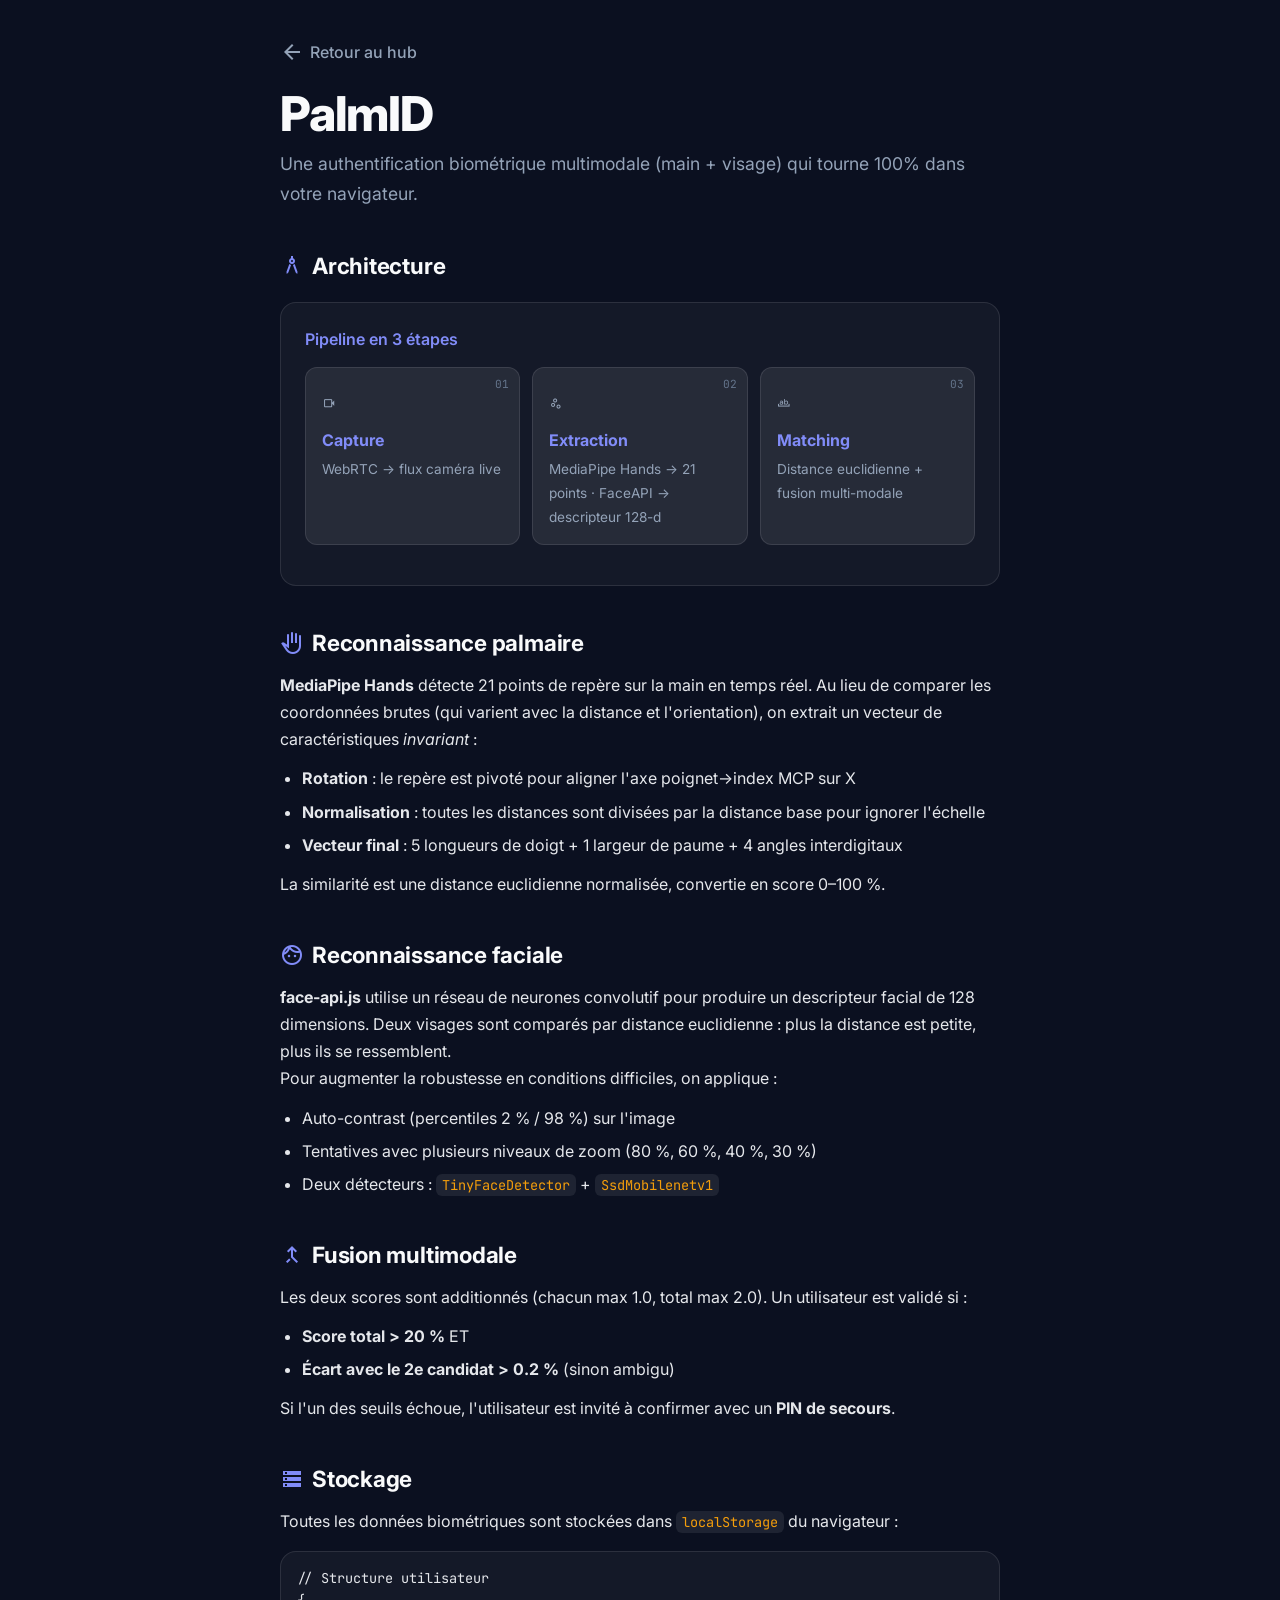
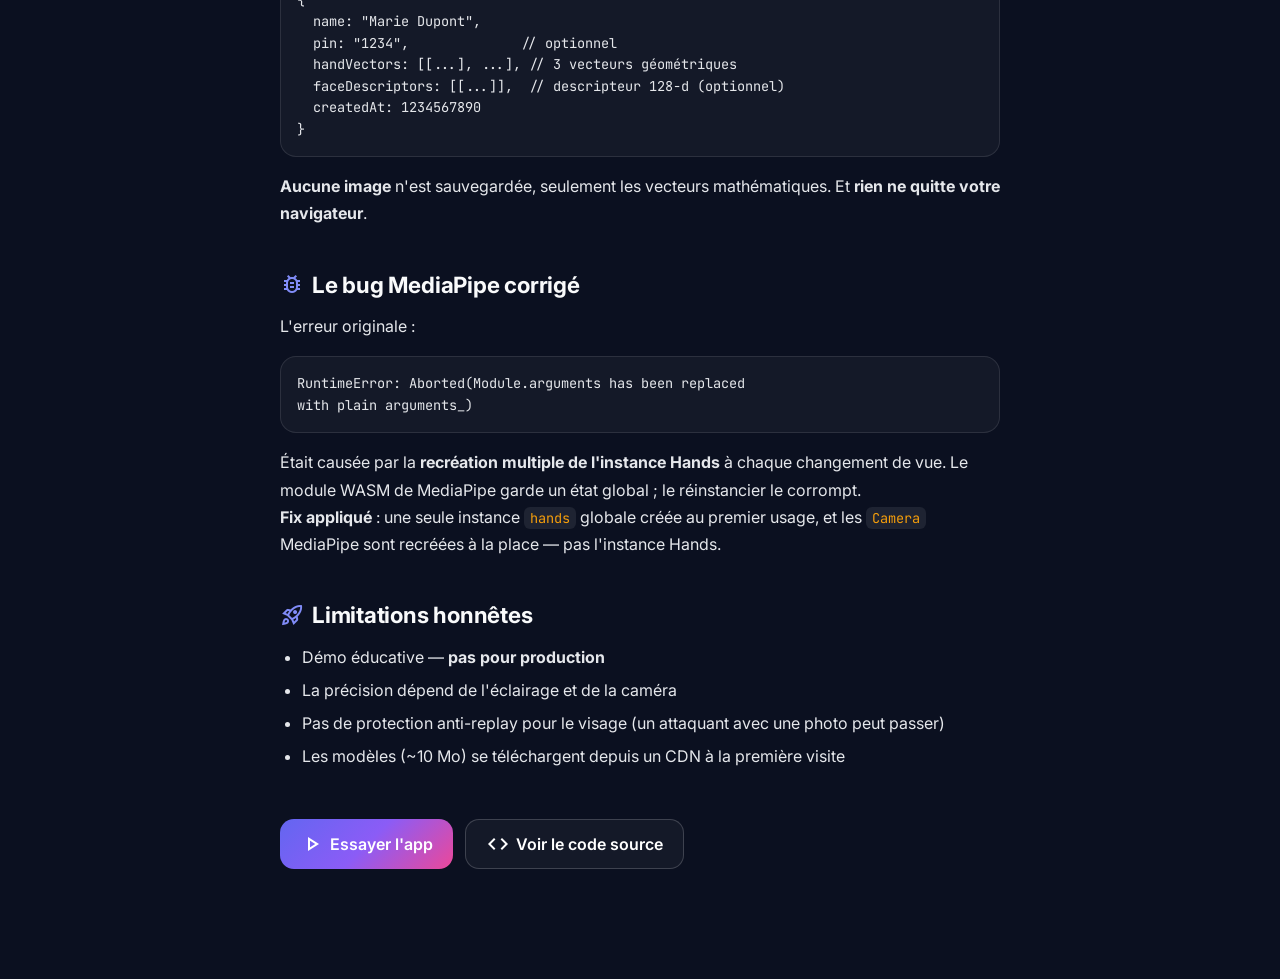
<file: palmid/about.html>
<!DOCTYPE html>
<html lang="fr">
<head>
    <meta charset="UTF-8">
    <meta name="viewport" content="width=device-width, initial-scale=1.0, viewport-fit=cover, user-scalable=no">
    <title>PalmID — Comment ça marche · Mavis Megano</title>
    <link rel="preconnect" href="https://fonts.googleapis.com">
    <link rel="preconnect" href="https://fonts.gstatic.com" crossorigin>
    <link href="https://fonts.googleapis.com/css2?family=Inter:wght@400;500;600;700;800&family=JetBrains+Mono:wght@500&display=swap" rel="stylesheet">
    <link href="https://fonts.googleapis.com/css2?family=Material+Symbols+Outlined:opsz,wght,FILL,GRAD@20..48,100..700,0..1,-50..200" rel="stylesheet">
    <link rel="stylesheet" href="styles.css">
    <style>
        body { background: var(--bg); }
        .doc-wrap { max-width: 760px; margin: 0 auto; padding: 40px 20px 120px; }
        .doc-wrap h1 { font-size: clamp(2rem, 5vw, 3rem); font-weight: 800; letter-spacing: -0.025em; color: var(--text-strong); line-height: 1.1; margin-bottom: 8px; }
        .doc-wrap .lead { color: var(--text-muted); font-size: 1.1rem; margin-bottom: 32px; }
        .doc-wrap h2 { font-size: 1.4rem; font-weight: 700; color: var(--text-strong); margin: 40px 0 12px; letter-spacing: -0.01em; display: flex; align-items: center; gap: 8px; }
        .doc-wrap h2 .material-symbols-outlined { color: var(--primary-light); }
        .doc-wrap h3 { font-size: 1rem; font-weight: 600; color: var(--primary-light); margin: 20px 0 8px; }
        .doc-wrap p, .doc-wrap li { color: var(--text); line-height: 1.7; }
        .doc-wrap ul { padding-left: 22px; margin: 12px 0; }
        .doc-wrap li { margin-bottom: 6px; }
        .doc-wrap code { font-family: 'JetBrains Mono', monospace; font-size: 0.85em; padding: 2px 6px; background: var(--surface-2); border-radius: 6px; color: var(--accent); }
        .doc-wrap pre { background: var(--surface); border: 1px solid var(--border); border-radius: var(--radius); padding: 16px; overflow-x: auto; margin: 16px 0; }
        .doc-wrap pre code { background: none; padding: 0; color: var(--text); }
        .doc-nav { display: flex; gap: 12px; margin-top: 48px; flex-wrap: wrap; }
        .doc-nav a { display: inline-flex; align-items: center; gap: 6px; padding: 12px 20px; background: var(--grad-primary); color: white; border-radius: 14px; text-decoration: none; font-weight: 600; transition: filter 0.2s; }
        .doc-nav a:hover { filter: brightness(1.1); }
        .doc-nav a.ghost { background: var(--surface); border: 1px solid var(--border-strong); }
        .doc-back { display: inline-flex; align-items: center; gap: 6px; color: var(--text-muted); text-decoration: none; margin-bottom: 24px; font-weight: 500; }
        .doc-back:hover { color: var(--text-strong); }
        .arch-card { background: var(--surface); border: 1px solid var(--border); border-radius: var(--radius); padding: 24px; margin: 20px 0; }
        .arch-card h3 { margin-top: 0; }
        .arch-flow { display: flex; flex-wrap: wrap; gap: 12px; align-items: stretch; margin: 16px 0; }
        .arch-step { flex: 1 1 180px; padding: 16px; background: var(--surface-2); border: 1px solid var(--border); border-radius: 12px; position: relative; }
        .arch-step .num { position: absolute; top: 8px; right: 10px; font-family: 'JetBrains Mono', monospace; font-size: 0.7rem; color: var(--text-faint); }
        .arch-step strong { color: var(--primary-light); display: block; margin-bottom: 4px; }
        .arch-step span { font-size: 0.85rem; color: var(--text-muted); }
        .arch-step .icon { font-size: 24px; color: var(--accent); margin-bottom: 8px; }
    </style>
</head>
<body>
    <div class="doc-wrap">
        <a href="../index.html" class="doc-back">
            <span class="material-symbols-outlined">arrow_back</span>
            Retour au hub
        </a>

        <h1>PalmID</h1>
        <p class="lead">Une authentification biométrique multimodale (main + visage) qui tourne 100% dans votre navigateur.</p>

        <h2><span class="material-symbols-outlined">architecture</span> Architecture</h2>

        <div class="arch-card">
            <h3>Pipeline en 3 étapes</h3>
            <div class="arch-flow">
                <div class="arch-step">
                    <span class="num">01</span>
                    <div class="icon"><span class="material-symbols-outlined">videocam</span></div>
                    <strong>Capture</strong>
                    <span>WebRTC → flux caméra live</span>
                </div>
                <div class="arch-step">
                    <span class="num">02</span>
                    <div class="icon"><span class="material-symbols-outlined">scatter_plot</span></div>
                    <strong>Extraction</strong>
                    <span>MediaPipe Hands → 21 points · FaceAPI → descripteur 128-d</span>
                </div>
                <div class="arch-step">
                    <span class="num">03</span>
                    <div class="icon"><span class="material-symbols-outlined">match_word</span></div>
                    <strong>Matching</strong>
                    <span>Distance euclidienne + fusion multi-modale</span>
                </div>
            </div>
        </div>

        <h2><span class="material-symbols-outlined">back_hand</span> Reconnaissance palmaire</h2>

        <p><strong>MediaPipe Hands</strong> détecte 21 points de repère sur la main en temps réel. Au lieu de comparer les coordonnées brutes (qui varient avec la distance et l'orientation), on extrait un vecteur de caractéristiques <em>invariant</em> :</p>

        <ul>
            <li><strong>Rotation</strong> : le repère est pivoté pour aligner l'axe poignet→index MCP sur X</li>
            <li><strong>Normalisation</strong> : toutes les distances sont divisées par la distance base pour ignorer l'échelle</li>
            <li><strong>Vecteur final</strong> : 5 longueurs de doigt + 1 largeur de paume + 4 angles interdigitaux</li>
        </ul>

        <p>La similarité est une distance euclidienne normalisée, convertie en score 0–100 %.</p>

        <h2><span class="material-symbols-outlined">face</span> Reconnaissance faciale</h2>

        <p><strong>face-api.js</strong> utilise un réseau de neurones convolutif pour produire un descripteur facial de 128 dimensions. Deux visages sont comparés par distance euclidienne : plus la distance est petite, plus ils se ressemblent.</p>

        <p>Pour augmenter la robustesse en conditions difficiles, on applique :</p>
        <ul>
            <li>Auto-contrast (percentiles 2 % / 98 %) sur l'image</li>
            <li>Tentatives avec plusieurs niveaux de zoom (80 %, 60 %, 40 %, 30 %)</li>
            <li>Deux détecteurs : <code>TinyFaceDetector</code> + <code>SsdMobilenetv1</code></li>
        </ul>

        <h2><span class="material-symbols-outlined">merge_type</span> Fusion multimodale</h2>

        <p>Les deux scores sont additionnés (chacun max 1.0, total max 2.0). Un utilisateur est validé si :</p>
        <ul>
            <li><strong>Score total &gt; 20 %</strong> ET</li>
            <li><strong>Écart avec le 2e candidat &gt; 0.2 %</strong> (sinon ambigu)</li>
        </ul>

        <p>Si l'un des seuils échoue, l'utilisateur est invité à confirmer avec un <strong>PIN de secours</strong>.</p>

        <h2><span class="material-symbols-outlined">storage</span> Stockage</h2>

        <p>Toutes les données biométriques sont stockées dans <code>localStorage</code> du navigateur :</p>

        <pre><code>// Structure utilisateur
{
  name: "Marie Dupont",
  pin: "1234",              // optionnel
  handVectors: [[...], ...], // 3 vecteurs géométriques
  faceDescriptors: [[...]],  // descripteur 128-d (optionnel)
  createdAt: 1234567890
}</code></pre>

        <p><strong>Aucune image</strong> n'est sauvegardée, seulement les vecteurs mathématiques. Et <strong>rien ne quitte votre navigateur</strong>.</p>

        <h2><span class="material-symbols-outlined">bug_report</span> Le bug MediaPipe corrigé</h2>

        <p>L'erreur originale :</p>
        <pre><code>RuntimeError: Aborted(Module.arguments has been replaced
with plain arguments_)</code></pre>

        <p>Était causée par la <strong>recréation multiple de l'instance Hands</strong> à chaque changement de vue. Le module WASM de MediaPipe garde un état global ; le réinstancier le corrompt.</p>

        <p><strong>Fix appliqué</strong> : une seule instance <code>hands</code> globale créée au premier usage, et les <code>Camera</code> MediaPipe sont recréées à la place — pas l'instance Hands.</p>

        <h2><span class="material-symbols-outlined">rocket_launch</span> Limitations honnêtes</h2>

        <ul>
            <li>Démo éducative — <strong>pas pour production</strong></li>
            <li>La précision dépend de l'éclairage et de la caméra</li>
            <li>Pas de protection anti-replay pour le visage (un attaquant avec une photo peut passer)</li>
            <li>Les modèles (~10 Mo) se téléchargent depuis un CDN à la première visite</li>
        </ul>

        <div class="doc-nav">
            <a href="index.html">
                <span class="material-symbols-outlined">play_arrow</span>
                Essayer l'app
            </a>
            <a href="https://github.com/samueljimmyandria-cmd/megano/tree/main/palmid" class="ghost">
                <span class="material-symbols-outlined">code</span>
                Voir le code source
            </a>
        </div>
    </div>
</body>
</html>
</file>
<file: style.css>
/* ===== MEGANO DESIGN SYSTEM ===== */

:root {
  --bg-0: #07070d;
  --bg-1: #0e0e18;
  --bg-2: #15151f;
  --surface: rgba(255, 255, 255, 0.03);
  --surface-hover: rgba(255, 255, 255, 0.06);
  --border: rgba(255, 255, 255, 0.08);
  --border-strong: rgba(255, 255, 255, 0.15);

  --text: #ffffff;
  --text-muted: rgba(255, 255, 255, 0.55);
  --text-dim: rgba(255, 255, 255, 0.35);

  --primary: #a060ff;
  --secondary: #60d0ff;
  --accent: #ff60c0;
  --warm: #ffd060;

  --grad-main: linear-gradient(135deg, #a060ff 0%, #6080ff 50%, #60d0ff 100%);
  --grad-soft: linear-gradient(135deg, rgba(160, 96, 255, 0.15) 0%, rgba(96, 208, 255, 0.15) 100%);
  --grad-text: linear-gradient(135deg, #ff80ff 0%, #80a0ff 50%, #80ffd0 100%);

  --radius-sm: 8px;
  --radius: 12px;
  --radius-lg: 20px;
  --radius-xl: 28px;

  --shadow-glow: 0 0 60px rgba(160, 96, 255, 0.25);
  --shadow-card: 0 20px 60px rgba(0, 0, 0, 0.4);

  --ease: cubic-bezier(0.4, 0, 0.2, 1);
}

* { margin: 0; padding: 0; box-sizing: border-box; }

html { scroll-behavior: smooth; }

body {
  background: var(--bg-0);
  color: var(--text);
  font-family: -apple-system, BlinkMacSystemFont, "Inter", "Segoe UI", Roboto, sans-serif;
  font-size: 16px;
  line-height: 1.6;
  min-height: 100vh;
  overflow-x: hidden;
  position: relative;
}

/* Ambient background glow */
body::before {
  content: '';
  position: fixed;
  top: -30%;
  left: 50%;
  transform: translateX(-50%);
  width: 800px;
  height: 800px;
  background: radial-gradient(circle, rgba(160, 96, 255, 0.18) 0%, transparent 60%);
  pointer-events: none;
  z-index: -1;
  animation: drift 20s ease-in-out infinite;
}
body::after {
  content: '';
  position: fixed;
  bottom: -20%;
  right: -10%;
  width: 600px;
  height: 600px;
  background: radial-gradient(circle, rgba(96, 208, 255, 0.12) 0%, transparent 60%);
  pointer-events: none;
  z-index: -1;
  animation: drift 25s ease-in-out infinite reverse;
}

@keyframes drift {
  0%, 100% { transform: translateX(-50%) translateY(0); }
  50% { transform: translateX(-30%) translateY(40px); }
}

/* ===== NAV ===== */
nav.meg-nav {
  position: sticky;
  top: 0;
  z-index: 50;
  background: rgba(7, 7, 13, 0.7);
  backdrop-filter: blur(20px);
  -webkit-backdrop-filter: blur(20px);
  border-bottom: 1px solid var(--border);
}
.nav-inner {
  max-width: 1200px;
  margin: 0 auto;
  padding: 18px 32px;
  display: flex;
  align-items: center;
  justify-content: space-between;
}
.logo {
  font-size: 22px;
  font-weight: 800;
  letter-spacing: -0.5px;
  background: var(--grad-text);
  -webkit-background-clip: text;
  background-clip: text;
  -webkit-text-fill-color: transparent;
  color: transparent;
  text-decoration: none;
}
.nav-links {
  display: flex;
  gap: 8px;
  list-style: none;
}
.nav-links a {
  color: var(--text-muted);
  text-decoration: none;
  font-size: 14px;
  font-weight: 500;
  padding: 8px 16px;
  border-radius: 8px;
  transition: all 0.2s var(--ease);
}
.nav-links a:hover {
  color: var(--text);
  background: var(--surface);
}
.nav-links a.active {
  color: var(--text);
  background: var(--surface-hover);
}

/* ===== LAYOUT ===== */
.container {
  max-width: 1200px;
  margin: 0 auto;
  padding: 80px 32px;
}
.container-narrow {
  max-width: 760px;
  margin: 0 auto;
  padding: 80px 32px;
}

/* ===== HERO ===== */
.hero {
  text-align: center;
  padding: 120px 32px 80px;
  position: relative;
}
.hero-eyebrow {
  display: inline-block;
  padding: 6px 14px;
  background: var(--surface);
  border: 1px solid var(--border);
  border-radius: 100px;
  font-size: 12px;
  font-weight: 500;
  color: var(--text-muted);
  letter-spacing: 0.5px;
  margin-bottom: 32px;
}
.hero-eyebrow::before {
  content: '✦';
  margin-right: 6px;
  color: var(--primary);
}
.hero h1 {
  font-size: clamp(48px, 9vw, 96px);
  font-weight: 800;
  letter-spacing: -3px;
  line-height: 0.95;
  margin-bottom: 28px;
  background: var(--grad-text);
  -webkit-background-clip: text;
  background-clip: text;
  -webkit-text-fill-color: transparent;
  color: transparent;
}
.hero p {
  font-size: clamp(16px, 2vw, 20px);
  color: var(--text-muted);
  max-width: 600px;
  margin: 0 auto 40px;
  line-height: 1.5;
}
.hero-cta {
  display: inline-flex;
  gap: 12px;
  flex-wrap: wrap;
  justify-content: center;
}

/* ===== BUTTONS ===== */
.btn {
  display: inline-flex;
  align-items: center;
  gap: 8px;
  padding: 14px 26px;
  border-radius: 12px;
  font-size: 14px;
  font-weight: 600;
  text-decoration: none;
  cursor: pointer;
  border: none;
  font-family: inherit;
  transition: all 0.2s var(--ease);
}
.btn-primary {
  background: var(--grad-main);
  color: white;
  box-shadow: 0 10px 30px rgba(160, 96, 255, 0.3);
}
.btn-primary:hover {
  transform: translateY(-2px);
  box-shadow: 0 15px 40px rgba(160, 96, 255, 0.5);
}
.btn-ghost {
  background: var(--surface);
  color: var(--text);
  border: 1px solid var(--border);
}
.btn-ghost:hover {
  background: var(--surface-hover);
  border-color: var(--border-strong);
}

/* ===== SECTIONS ===== */
.section-eyebrow {
  font-size: 12px;
  font-weight: 600;
  color: var(--primary);
  letter-spacing: 2px;
  text-transform: uppercase;
  margin-bottom: 16px;
}
.section-title {
  font-size: clamp(32px, 5vw, 48px);
  font-weight: 700;
  letter-spacing: -1.5px;
  margin-bottom: 24px;
  line-height: 1.1;
}
.section-lede {
  font-size: 18px;
  color: var(--text-muted);
  max-width: 640px;
  margin-bottom: 60px;
}

/* ===== FEATURES ===== */
.features {
  display: grid;
  grid-template-columns: repeat(auto-fit, minmax(280px, 1fr));
  gap: 20px;
}
.feature-card {
  padding: 32px;
  background: var(--surface);
  border: 1px solid var(--border);
  border-radius: var(--radius-lg);
  transition: all 0.3s var(--ease);
  position: relative;
  overflow: hidden;
}
.feature-card::before {
  content: '';
  position: absolute;
  top: 0; left: 0; right: 0;
  height: 1px;
  background: linear-gradient(90deg, transparent, var(--primary), transparent);
  opacity: 0;
  transition: opacity 0.3s var(--ease);
}
.feature-card:hover {
  background: var(--surface-hover);
  border-color: var(--border-strong);
  transform: translateY(-4px);
}
.feature-card:hover::before { opacity: 1; }
.feature-icon {
  width: 48px;
  height: 48px;
  border-radius: 12px;
  background: var(--grad-main);
  display: flex;
  align-items: center;
  justify-content: center;
  font-size: 22px;
  margin-bottom: 20px;
}
.feature-card h3 {
  font-size: 20px;
  font-weight: 600;
  margin-bottom: 8px;
  letter-spacing: -0.5px;
}
.feature-card p {
  color: var(--text-muted);
  font-size: 14px;
  line-height: 1.55;
}

/* ===== GALLERY ===== */
.gallery {
  display: grid;
  grid-template-columns: repeat(auto-fit, minmax(300px, 1fr));
  gap: 16px;
}
.gallery-item {
  aspect-ratio: 4 / 3;
  background: var(--surface);
  border: 1px solid var(--border);
  border-radius: var(--radius-lg);
  overflow: hidden;
  position: relative;
  transition: all 0.3s var(--ease);
  cursor: pointer;
}
.gallery-item:hover {
  border-color: var(--border-strong);
  transform: scale(1.02);
}
.gallery-item .demo-thumb {
  position: absolute;
  inset: 0;
  display: flex;
  align-items: center;
  justify-content: center;
  font-size: 48px;
}
.gallery-item .demo-label {
  position: absolute;
  bottom: 0; left: 0; right: 0;
  padding: 16px 20px;
  background: linear-gradient(transparent, rgba(0, 0, 0, 0.7));
  font-weight: 600;
  font-size: 14px;
}
.gallery-item .demo-sub {
  position: absolute;
  bottom: 0; left: 0; right: 0;
  padding: 0 20px;
  font-size: 12px;
  color: var(--text-muted);
  padding-bottom: 6px;
  transform: translateY(-100%);
  margin-bottom: 32px;
}

/* ===== CODE BLOCKS ===== */
pre {
  background: var(--bg-1);
  border: 1px solid var(--border);
  border-radius: var(--radius);
  padding: 20px 24px;
  overflow-x: auto;
  font-family: ui-monospace, "SF Mono", Menlo, Consolas, monospace;
  font-size: 13px;
  line-height: 1.6;
}
code {
  font-family: ui-monospace, "SF Mono", Menlo, Consolas, monospace;
  font-size: 0.9em;
  background: var(--surface);
  padding: 2px 8px;
  border-radius: 4px;
  color: var(--secondary);
}
pre code {
  background: none;
  padding: 0;
  color: var(--text);
  font-size: 13px;
}

/* ===== FOOTER ===== */
footer {
  border-top: 1px solid var(--border);
  padding: 48px 32px;
  text-align: center;
  color: var(--text-dim);
  font-size: 13px;
}
footer a {
  color: var(--text-muted);
  text-decoration: none;
}
footer a:hover { color: var(--text); }

/* ===== MANIFESTO ===== */
.manifesto {
  font-size: clamp(24px, 3.5vw, 36px);
  font-weight: 600;
  line-height: 1.3;
  letter-spacing: -1px;
  margin-bottom: 48px;
}
.manifesto .hl {
  background: var(--grad-text);
  -webkit-background-clip: text;
  background-clip: text;
  -webkit-text-fill-color: transparent;
  color: transparent;
}

/* ===== ANIMATIONS ===== */
@keyframes fadeUp {
  from { opacity: 0; transform: translateY(20px); }
  to { opacity: 1; transform: translateY(0); }
}
.fade-up {
  animation: fadeUp 0.8s var(--ease) backwards;
}
.fade-up:nth-child(2) { animation-delay: 0.1s; }
.fade-up:nth-child(3) { animation-delay: 0.2s; }
.fade-up:nth-child(4) { animation-delay: 0.3s; }

@keyframes pulse {
  0%, 100% { opacity: 0.5; }
  50% { opacity: 1; }
}
.dot {
  display: inline-block;
  width: 8px;
  height: 8px;
  border-radius: 50%;
  background: #4ade80;
  animation: pulse 2s ease-in-out infinite;
  margin-right: 8px;
}

/* ===== RESPONSIVE ===== */
@media (max-width: 720px) {
  .container, .container-narrow { padding: 60px 20px; }
  .hero { padding: 80px 20px 60px; }
  .nav-inner { padding: 14px 20px; }
  .nav-links { gap: 2px; }
  .nav-links a { padding: 8px 10px; font-size: 13px; }
}
</file>
<file: aboutmavis/style.css>
/* AboutMavis — reuses the megano design system */
:root {
  --bg-0: #07070d;
  --bg-1: #0e0e18;
  --bg-2: #15151f;
  --surface: rgba(255, 255, 255, 0.03);
  --surface-hover: rgba(255, 255, 255, 0.06);
  --border: rgba(255, 255, 255, 0.08);
  --border-strong: rgba(255, 255, 255, 0.15);
  --text: #ffffff;
  --text-muted: rgba(255, 255, 255, 0.55);
  --text-dim: rgba(255, 255, 255, 0.35);
  --primary: #a060ff;
  --secondary: #60d0ff;
  --accent: #ff60c0;
  --warm: #ffd060;
  --good: #4ade80;
  --warn: #fbbf24;
  --bad: #f87171;
  --grad-main: linear-gradient(135deg, #a060ff 0%, #6080ff 50%, #60d0ff 100%);
  --grad-text: linear-gradient(135deg, #ff80ff 0%, #80a0ff 50%, #80ffd0 100%);
  --grad-soft: linear-gradient(135deg, rgba(160, 96, 255, 0.15) 0%, rgba(96, 208, 255, 0.15) 100%);
  --radius: 12px;
  --radius-lg: 20px;
}

* { margin: 0; padding: 0; box-sizing: border-box; }
html { scroll-behavior: smooth; }
body {
  background: var(--bg-0);
  color: var(--text);
  font-family: -apple-system, BlinkMacSystemFont, "Inter", "Segoe UI", Roboto, sans-serif;
  font-size: 16px;
  line-height: 1.6;
  min-height: 100vh;
  overflow-x: hidden;
}
body::before {
  content: '';
  position: fixed;
  top: -30%; left: 50%;
  transform: translateX(-50%);
  width: 800px; height: 800px;
  background: radial-gradient(circle, rgba(160, 96, 255, 0.18) 0%, transparent 60%);
  pointer-events: none; z-index: -1;
  animation: drift 20s ease-in-out infinite;
}
body::after {
  content: '';
  position: fixed;
  bottom: -20%; right: -10%;
  width: 600px; height: 600px;
  background: radial-gradient(circle, rgba(96, 208, 255, 0.12) 0%, transparent 60%);
  pointer-events: none; z-index: -1;
  animation: drift 25s ease-in-out infinite reverse;
}
@keyframes drift {
  0%, 100% { transform: translateX(-50%) translateY(0); }
  50% { transform: translateX(-30%) translateY(40px); }
}

nav.meg-nav {
  position: sticky; top: 0; z-index: 50;
  background: rgba(7, 7, 13, 0.7);
  backdrop-filter: blur(20px); -webkit-backdrop-filter: blur(20px);
  border-bottom: 1px solid var(--border);
}
.nav-inner {
  max-width: 1100px; margin: 0 auto; padding: 18px 32px;
  display: flex; align-items: center; justify-content: space-between;
}
.logo {
  font-size: 22px; font-weight: 800; letter-spacing: -0.5px;
  background: var(--grad-text);
  -webkit-background-clip: text; background-clip: text;
  -webkit-text-fill-color: transparent; color: transparent;
  text-decoration: none;
}
.nav-links { display: flex; gap: 8px; list-style: none; }
.nav-links a {
  color: var(--text-muted); text-decoration: none; font-size: 14px;
  font-weight: 500; padding: 8px 16px; border-radius: 8px;
  transition: all 0.2s;
}
.nav-links a:hover { color: var(--text); background: var(--surface); }
.nav-links a.active { color: var(--text); background: var(--surface-hover); }

.container { max-width: 900px; margin: 0 auto; padding: 60px 32px; }
.container-wide { max-width: 1100px; margin: 0 auto; padding: 60px 32px; }

.hero {
  text-align: center; padding: 80px 32px 40px;
}
.hero h1 {
  font-size: clamp(40px, 7vw, 72px); font-weight: 800;
  letter-spacing: -2.5px; line-height: 1; margin-bottom: 24px;
  background: var(--grad-text);
  -webkit-background-clip: text; background-clip: text;
  -webkit-text-fill-color: transparent; color: transparent;
}
.hero p {
  font-size: clamp(15px, 1.8vw, 19px); color: var(--text-muted);
  max-width: 640px; margin: 0 auto;
}

.eyebrow {
  display: inline-block; padding: 6px 14px;
  background: var(--surface); border: 1px solid var(--border);
  border-radius: 100px; font-size: 11px; font-weight: 600;
  color: var(--text-muted); letter-spacing: 1.5px;
  text-transform: uppercase; margin-bottom: 24px;
}

h2 {
  font-size: clamp(28px, 4vw, 40px); font-weight: 700;
  letter-spacing: -1.5px; margin: 64px 0 20px; line-height: 1.15;
}
h2 .num {
  font-size: 0.5em; font-weight: 600; color: var(--primary);
  vertical-align: middle; margin-right: 12px;
  background: var(--surface); padding: 4px 12px; border-radius: 8px;
  border: 1px solid var(--border);
}
h3 {
  font-size: 20px; font-weight: 600; margin: 32px 0 12px;
  letter-spacing: -0.5px;
}
p { color: var(--text-muted); margin-bottom: 16px; line-height: 1.7; }
strong { color: var(--text); font-weight: 600; }
em { color: var(--secondary); font-style: normal; }
code {
  font-family: ui-monospace, "SF Mono", Menlo, monospace;
  background: var(--surface); padding: 2px 8px; border-radius: 4px;
  color: var(--secondary); font-size: 0.9em;
}

/* Tier cards */
.tiers {
  display: grid;
  grid-template-columns: repeat(auto-fit, minmax(260px, 1fr));
  gap: 16px;
  margin: 32px 0;
}
.tier {
  padding: 28px;
  background: var(--surface);
  border: 1px solid var(--border);
  border-radius: var(--radius-lg);
  transition: all 0.2s;
}
.tier:hover { background: var(--surface-hover); border-color: var(--border-strong); transform: translateY(-2px); }
.tier.featured { border-color: rgba(160, 96, 255, 0.5); position: relative; }
.tier.featured::before {
  content: '★ Recommended';
  position: absolute; top: -10px; left: 20px;
  background: var(--grad-main); color: white;
  font-size: 10px; font-weight: 700; letter-spacing: 1px;
  padding: 4px 10px; border-radius: 100px;
}
.tier-name { font-size: 13px; font-weight: 700; letter-spacing: 1.5px; text-transform: uppercase; color: var(--primary); margin-bottom: 8px; }
.tier-price { font-size: 32px; font-weight: 800; letter-spacing: -1px; line-height: 1; margin-bottom: 4px; }
.tier-price-unit { font-size: 14px; color: var(--text-muted); font-weight: 500; }
.tier ul { list-style: none; margin-top: 20px; }
.tier li {
  font-size: 13px; color: var(--text-muted);
  padding: 6px 0; padding-left: 22px; position: relative;
}
.tier li::before {
  content: '✓'; position: absolute; left: 0;
  color: var(--good); font-weight: 700;
}

/* Big fact boxes */
.fact {
  padding: 24px 28px;
  background: var(--surface);
  border: 1px solid var(--border);
  border-radius: var(--radius);
  margin: 16px 0;
  display: grid;
  grid-template-columns: auto 1fr;
  gap: 20px;
  align-items: center;
}
.fact-icon {
  width: 48px; height: 48px;
  border-radius: 12px;
  background: var(--grad-soft);
  display: flex; align-items: center; justify-content: center;
  font-size: 22px;
  border: 1px solid var(--border);
}
.fact-text { font-size: 15px; color: var(--text); }
.fact-text strong { color: var(--text); }
.fact-label {
  font-size: 11px; color: var(--text-dim);
  text-transform: uppercase; letter-spacing: 1.5px;
  font-weight: 600; margin-bottom: 4px;
}

/* Warning box */
.warn-box {
  padding: 20px 24px;
  background: rgba(251, 191, 36, 0.06);
  border: 1px solid rgba(251, 191, 36, 0.25);
  border-radius: var(--radius);
  margin: 24px 0;
  font-size: 14px;
}
.warn-box .label {
  color: var(--warn); font-weight: 700; font-size: 12px;
  text-transform: uppercase; letter-spacing: 1px;
  margin-bottom: 8px; display: block;
}

/* Sources */
.sources {
  list-style: none;
  display: grid;
  gap: 8px;
  margin: 20px 0;
}
.sources li {
  padding: 14px 18px;
  background: var(--surface);
  border: 1px solid var(--border);
  border-radius: var(--radius);
  font-size: 13px;
  transition: all 0.2s;
}
.sources li:hover { border-color: var(--border-strong); background: var(--surface-hover); }
.sources a {
  color: var(--secondary); text-decoration: none; word-break: break-all;
}
.sources .src-title {
  display: block; color: var(--text); font-weight: 600; margin-bottom: 4px; font-size: 14px;
}
.sources .src-meta { color: var(--text-dim); font-size: 11px; margin-top: 6px; }

/* TL;DR banner */
.tldr {
  margin: 32px 0;
  padding: 28px 32px;
  background: var(--grad-soft);
  border: 1px solid var(--border-strong);
  border-radius: var(--radius-lg);
}
.tldr-title {
  font-size: 11px; font-weight: 700; color: var(--primary);
  letter-spacing: 2px; text-transform: uppercase; margin-bottom: 12px;
}
.tldr-text { font-size: 17px; line-height: 1.6; color: var(--text); }

/* Tags */
.tags { display: flex; flex-wrap: wrap; gap: 6px; margin-top: 12px; }
.tag {
  padding: 4px 10px;
  background: var(--surface);
  border: 1px solid var(--border);
  border-radius: 100px;
  font-size: 11px;
  color: var(--text-muted);
}

/* Tables */
table {
  width: 100%; border-collapse: collapse;
  margin: 20px 0;
  background: var(--surface);
  border: 1px solid var(--border);
  border-radius: var(--radius);
  overflow: hidden;
}
th, td {
  padding: 14px 18px;
  text-align: left;
  border-bottom: 1px solid var(--border);
  font-size: 14px;
}
th {
  background: var(--surface-hover);
  font-weight: 700; color: var(--text);
  font-size: 12px; letter-spacing: 1px; text-transform: uppercase;
}
td { color: var(--text-muted); }
tr:last-child td { border-bottom: none; }
td strong { color: var(--text); }

footer {
  border-top: 1px solid var(--border);
  padding: 48px 32px; text-align: center;
  color: var(--text-dim); font-size: 13px;
}
footer a { color: var(--text-muted); text-decoration: none; }
footer a:hover { color: var(--text); }

@media (max-width: 720px) {
  .container, .container-wide { padding: 40px 20px; }
  .nav-inner { padding: 14px 20px; }
  .nav-links { gap: 2px; }
  .nav-links a { padding: 8px 10px; font-size: 13px; }
}
</file>
<file: palmid/styles.css>
/* ============================================
   PalmID - Design system
   ============================================ */

:root {
    /* Brand */
    --primary: #6366f1;
    --primary-dark: #4f46e5;
    --primary-light: #818cf8;
    --accent: #f59e0b;
    --accent-dark: #d97706;
    --speed: #10b981;
    --speed-dark: #059669;
    --face: #a855f7;
    --face-dark: #9333ea;
    --danger: #ef4444;

    /* Surfaces (dark) */
    --bg: #0b1020;
    --bg-2: #0f172a;
    --surface: rgba(255, 255, 255, 0.04);
    --surface-2: rgba(255, 255, 255, 0.08);
    --surface-strong: rgba(255, 255, 255, 0.12);
    --border: rgba(255, 255, 255, 0.10);
    --border-strong: rgba(255, 255, 255, 0.18);

    /* Text */
    --text: #e5e7eb;
    --text-strong: #f9fafb;
    --text-muted: #94a3b8;
    --text-faint: #64748b;

    /* Effects */
    --shadow-sm: 0 2px 6px rgba(0, 0, 0, 0.25);
    --shadow-md: 0 10px 30px rgba(0, 0, 0, 0.35);
    --shadow-lg: 0 25px 60px rgba(0, 0, 0, 0.5);
    --shadow-primary: 0 8px 30px rgba(99, 102, 241, 0.45);

    --radius-sm: 10px;
    --radius: 16px;
    --radius-lg: 24px;
    --radius-xl: 32px;

    --nav-height: 68px;
    --header-height: 64px;
    --safe-bottom: env(safe-area-inset-bottom, 0px);

    --grad-primary: linear-gradient(135deg, #6366f1 0%, #8b5cf6 50%, #ec4899 100%);
    --grad-warm: linear-gradient(135deg, #f59e0b 0%, #ef4444 100%);
    --grad-cool: linear-gradient(135deg, #06b6d4 0%, #6366f1 100%);
}

* {
    box-sizing: border-box;
    margin: 0;
    padding: 0;
    -webkit-tap-highlight-color: transparent;
}

html, body {
    height: 100%;
}

body {
    font-family: 'Inter', system-ui, -apple-system, sans-serif;
    background: var(--bg);
    color: var(--text);
    min-height: 100vh;
    line-height: 1.5;
    overflow-x: hidden;
    /* Pas de padding-bottom sur body : c'est .main-content qui gère */

    background-image:
        radial-gradient(circle at 0% 0%, rgba(99, 102, 241, 0.15), transparent 40%),
        radial-gradient(circle at 100% 100%, rgba(168, 85, 247, 0.12), transparent 40%),
        radial-gradient(circle at 50% 50%, rgba(6, 182, 212, 0.04), transparent 60%);
    background-attachment: fixed;
}

/* Sentinel invisible en bas de chaque view pour garantir l'espace safe */
.safe-bottom-spacer {
    height: calc(var(--nav-height) + var(--safe-bottom) + 32px);
    flex-shrink: 0;
}

/* ============================================
   HEADER
   ============================================ */
.app-header {
    position: sticky;
    top: 0;
    z-index: 30;
    height: var(--header-height);
    background: rgba(11, 16, 32, 0.7);
    backdrop-filter: blur(20px) saturate(180%);
    -webkit-backdrop-filter: blur(20px) saturate(180%);
    border-bottom: 1px solid var(--border);
    display: flex;
    align-items: center;
    gap: 12px;
    padding: 0 16px;
}

.brand {
    display: flex;
    align-items: center;
    gap: 12px;
    flex-grow: 1;
    min-width: 0;
}

.brand-mark {
    width: 40px;
    height: 40px;
    border-radius: 12px;
    background: var(--grad-primary);
    display: grid;
    place-items: center;
    box-shadow: var(--shadow-primary);
    flex-shrink: 0;
}

.brand-mark .material-symbols-outlined {
    color: white;
    font-size: 22px;
}

.brand h1 {
    font-size: 1.1rem;
    font-weight: 700;
    color: var(--text-strong);
    letter-spacing: -0.01em;
    line-height: 1.1;
}

.brand-sub {
    font-size: 0.7rem;
    color: var(--text-muted);
    margin-top: 2px;
}

.header-status {
    display: flex;
    align-items: center;
    gap: 6px;
    padding: 6px 12px;
    background: var(--surface);
    border: 1px solid var(--border);
    border-radius: 999px;
    font-size: 0.75rem;
    color: var(--text-muted);
    font-weight: 500;
    flex-shrink: 0;
}

.header-status.ready {
    border-color: rgba(16, 185, 129, 0.4);
    color: var(--speed);
}

.header-status.error {
    border-color: rgba(239, 68, 68, 0.4);
    color: var(--danger);
}

.dot {
    width: 8px;
    height: 8px;
    border-radius: 50%;
    background: currentColor;
    display: inline-block;
}

.dot-loading {
    background: var(--accent);
    animation: pulse 1.5s infinite;
}

.dot-ready {
    background: var(--speed);
    box-shadow: 0 0 8px var(--speed);
}

@keyframes pulse {
    0%, 100% { opacity: 1; transform: scale(1); }
    50% { opacity: 0.5; transform: scale(0.85); }
}

/* ============================================
   ICON BUTTON
   ============================================ */
.icon-btn {
    width: 40px;
    height: 40px;
    border: 1px solid var(--border);
    background: var(--surface);
    color: var(--text);
    border-radius: 12px;
    cursor: pointer;
    display: grid;
    place-items: center;
    transition: all 0.2s;
    flex-shrink: 0;
}

.icon-btn:hover {
    background: var(--surface-2);
    border-color: var(--border-strong);
}

.icon-btn:active {
    transform: scale(0.94);
}

.icon-btn .material-symbols-outlined {
    font-size: 22px;
}

/* ============================================
   DRAWER
   ============================================ */
.drawer-overlay {
    position: fixed;
    inset: 0;
    background: rgba(0, 0, 0, 0.6);
    backdrop-filter: blur(4px);
    z-index: 40;
    opacity: 0;
    pointer-events: none;
    transition: opacity 0.3s;
}

.drawer-overlay.show {
    opacity: 1;
    pointer-events: auto;
}

.drawer {
    position: fixed;
    top: 0;
    left: 0;
    bottom: 0;
    width: min(86vw, 360px);
    background: var(--bg-2);
    border-right: 1px solid var(--border);
    z-index: 50;
    transform: translateX(-100%);
    transition: transform 0.3s cubic-bezier(0.4, 0, 0.2, 1);
    display: flex;
    flex-direction: column;
    box-shadow: var(--shadow-lg);
}

.drawer.open {
    transform: translateX(0);
}

.drawer-head {
    display: flex;
    align-items: center;
    justify-content: space-between;
    padding: 20px 20px 12px;
    border-bottom: 1px solid var(--border);
}

.drawer-head h2 {
    font-size: 1.1rem;
    font-weight: 700;
    color: var(--text-strong);
}

.drawer-list {
    flex-grow: 1;
    overflow-y: auto;
    padding: 12px;
}

.drawer-foot {
    padding: 12px 20px 20px;
    border-top: 1px solid var(--border);
}

.user-item {
    display: flex;
    align-items: center;
    justify-content: space-between;
    padding: 12px;
    background: var(--surface);
    border: 1px solid var(--border);
    border-radius: var(--radius);
    margin-bottom: 8px;
    transition: all 0.2s;
}

.user-item:hover {
    background: var(--surface-2);
    border-color: var(--border-strong);
}

.user-item-main {
    display: flex;
    align-items: center;
    gap: 10px;
    min-width: 0;
}

.avatar {
    width: 36px;
    height: 36px;
    border-radius: 50%;
    background: var(--grad-primary);
    display: grid;
    place-items: center;
    color: white;
    font-weight: 600;
    font-size: 0.9rem;
    flex-shrink: 0;
}

.user-item-name {
    font-weight: 500;
    color: var(--text-strong);
    overflow: hidden;
    text-overflow: ellipsis;
    white-space: nowrap;
    display: flex;
    align-items: center;
    gap: 6px;
}

.user-item-actions {
    display: flex;
    gap: 6px;
    flex-shrink: 0;
}

.user-item-actions button {
    border: none;
    border-radius: 8px;
    padding: 6px 8px;
    font-size: 0.7rem;
    font-weight: 600;
    cursor: pointer;
    transition: all 0.2s;
    display: flex;
    align-items: center;
    gap: 4px;
    font-family: inherit;
}

.user-item-actions .btn-face-add {
    background: rgba(168, 85, 247, 0.15);
    color: var(--face);
}

.user-item-actions .btn-face-remove {
    background: rgba(245, 158, 11, 0.15);
    color: var(--accent);
}

.user-item-actions .btn-delete {
    background: rgba(239, 68, 68, 0.15);
    color: var(--danger);
}

.user-item-actions button:hover {
    filter: brightness(1.2);
}

.face-badge {
    font-size: 0.7rem;
    padding: 2px 6px;
    border-radius: 999px;
    background: rgba(168, 85, 247, 0.2);
    color: var(--face);
    font-weight: 500;
}

/* ============================================
   MAIN CONTENT
   ============================================ */
.main-content {
    flex: 1;
    padding: 20px 20px calc(var(--nav-height) + var(--safe-bottom) + 48px);
    max-width: 1200px;
    margin: 0 auto;
    width: 100%;
    scroll-padding-bottom: calc(var(--nav-height) + var(--safe-bottom) + 24px);
}

.view {
    display: none;
    animation: viewFade 0.3s ease;
}

.view.active {
    display: block;
}

@keyframes viewFade {
    from { opacity: 0; transform: translateY(8px); }
    to { opacity: 1; transform: translateY(0); }
}

/* ============================================
   HOME / HERO
   ============================================ */
.hero {
    position: relative;
    border-radius: var(--radius-xl);
    overflow: hidden;
    padding: 48px 32px;
    margin-bottom: 32px;
    background:
        linear-gradient(135deg, rgba(99, 102, 241, 0.15), rgba(168, 85, 247, 0.1), rgba(236, 72, 153, 0.08));
    border: 1px solid var(--border-strong);
}

.hero-glow {
    position: absolute;
    inset: -50%;
    background:
        radial-gradient(circle at 30% 30%, rgba(99, 102, 241, 0.4), transparent 50%),
        radial-gradient(circle at 70% 70%, rgba(236, 72, 153, 0.3), transparent 50%);
    filter: blur(60px);
    z-index: 0;
    animation: heroGlow 8s ease-in-out infinite alternate;
}

@keyframes heroGlow {
    from { transform: translate(0, 0); }
    to { transform: translate(20px, -10px); }
}

.hero-content {
    position: relative;
    z-index: 1;
    max-width: 720px;
}

.hero h2 {
    font-size: clamp(1.6rem, 4vw, 2.6rem);
    font-weight: 800;
    line-height: 1.15;
    letter-spacing: -0.025em;
    color: var(--text-strong);
    margin: 16px 0 12px;
}

.grad-text {
    background: var(--grad-primary);
    -webkit-background-clip: text;
    background-clip: text;
    color: transparent;
}

.hero p {
    color: var(--text-muted);
    font-size: 1rem;
    max-width: 540px;
    margin-bottom: 24px;
}

.badge {
    display: inline-flex;
    align-items: center;
    gap: 6px;
    padding: 6px 12px;
    background: rgba(245, 158, 11, 0.15);
    border: 1px solid rgba(245, 158, 11, 0.3);
    color: var(--accent);
    border-radius: 999px;
    font-size: 0.75rem;
    font-weight: 600;
}

.badge .material-symbols-outlined {
    font-size: 14px;
}

.hero-actions {
    display: flex;
    gap: 12px;
    flex-wrap: wrap;
}

/* ============================================
   FEATURE GRID
   ============================================ */
.feature-grid {
    display: grid;
    grid-template-columns: repeat(auto-fit, minmax(220px, 1fr));
    gap: 16px;
}

.feature-card {
    padding: 24px;
    background: var(--surface);
    border: 1px solid var(--border);
    border-radius: var(--radius-lg);
    transition: all 0.3s;
    backdrop-filter: blur(12px);
}

.feature-card:hover {
    background: var(--surface-2);
    border-color: var(--border-strong);
    transform: translateY(-2px);
    box-shadow: var(--shadow-md);
}

.feature-icon {
    width: 48px;
    height: 48px;
    border-radius: 14px;
    display: grid;
    place-items: center;
    margin-bottom: 16px;
}

.feature-icon .material-symbols-outlined {
    color: white;
    font-size: 24px;
}

.ic-blue { background: linear-gradient(135deg, #3b82f6, #1d4ed8); }
.ic-purple { background: linear-gradient(135deg, #a855f7, #7e22ce); }
.ic-amber { background: linear-gradient(135deg, #f59e0b, #d97706); }
.ic-green { background: linear-gradient(135deg, #10b981, #059669); }

.feature-card h3 {
    font-size: 1rem;
    font-weight: 600;
    color: var(--text-strong);
    margin-bottom: 6px;
}

.feature-card p {
    font-size: 0.85rem;
    color: var(--text-muted);
    line-height: 1.5;
}

/* ============================================
   PAGE HEAD
   ============================================ */
.page-head {
    display: flex;
    align-items: center;
    justify-content: space-between;
    margin-bottom: 20px;
    gap: 12px;
}

.page-head h2 {
    font-size: 1.5rem;
    font-weight: 700;
    color: var(--text-strong);
    letter-spacing: -0.02em;
}

/* ============================================
   CARDS
   ============================================ */
.card {
    background: var(--surface);
    border: 1px solid var(--border);
    border-radius: var(--radius-lg);
    padding: 20px;
    backdrop-filter: blur(12px);
}

.enroll-layout {
    display: grid;
    grid-template-columns: 1fr;
    gap: 20px;
}

@media (min-width: 900px) {
    .enroll-layout {
        grid-template-columns: 1.4fr 1fr;
    }
}

.stage-card {
    padding: 16px;
}

.side-card h3 {
    font-size: 0.95rem;
    font-weight: 600;
    color: var(--text-strong);
    margin: 0 0 16px;
}

/* ============================================
   STAGE (camera view)
   ============================================ */
.stage-frame {
    position: relative;
    width: 100%;
    aspect-ratio: 4 / 3;
    border-radius: var(--radius);
    overflow: hidden;
    background: #000;
    margin-bottom: 16px;
}

.stage-frame video {
    width: 100%;
    height: 100%;
    display: block;
    object-fit: cover;
    transform: scaleX(-1);
}

.stage-frame canvas {
    position: absolute;
    inset: 0;
    width: 100%;
    height: 100%;
    pointer-events: none;
    transform: scaleX(-1);
}

.stage-overlay {
    position: absolute;
    inset: 0;
    pointer-events: none;
}

.corner {
    position: absolute;
    width: 28px;
    height: 28px;
    border-color: var(--primary-light);
    border-style: solid;
    border-width: 0;
    opacity: 0.7;
}

.corner.tl { top: 12px; left: 12px; border-top-width: 2px; border-left-width: 2px; border-top-left-radius: 8px; }
.corner.tr { top: 12px; right: 12px; border-top-width: 2px; border-right-width: 2px; border-top-right-radius: 8px; }
.corner.bl { bottom: 12px; left: 12px; border-bottom-width: 2px; border-left-width: 2px; border-bottom-left-radius: 8px; }
.corner.br { bottom: 12px; right: 12px; border-bottom-width: 2px; border-right-width: 2px; border-bottom-right-radius: 8px; }

.stage-hint {
    position: absolute;
    inset: 0;
    display: flex;
    flex-direction: column;
    align-items: center;
    justify-content: center;
    gap: 8px;
    color: var(--text-muted);
    background: rgba(11, 16, 32, 0.7);
    backdrop-filter: blur(8px);
    z-index: 5;
    text-align: center;
    padding: 16px;
}

.stage-hint .material-symbols-outlined {
    font-size: 48px;
    opacity: 0.6;
}

.stage-hint.hidden {
    display: none;
}

.countdown {
    position: absolute;
    top: 16px;
    right: 16px;
    background: rgba(0, 0, 0, 0.7);
    backdrop-filter: blur(8px);
    color: var(--accent);
    font-size: 1.5rem;
    font-weight: 800;
    padding: 8px 16px;
    border-radius: 999px;
    border: 2px solid var(--accent);
    z-index: 4;
    font-family: 'JetBrains Mono', monospace;
}

/* ============================================
   STAGE ACTIONS
   ============================================ */
.stage-actions {
    display: flex;
    flex-direction: column;
    gap: 12px;
}

.step-pills {
    display: flex;
    gap: 8px;
    flex-wrap: wrap;
    margin-bottom: 4px;
}

.step-pill {
    display: inline-flex;
    align-items: center;
    gap: 6px;
    padding: 6px 10px;
    background: var(--surface);
    border: 1px solid var(--border);
    border-radius: 999px;
    font-size: 0.75rem;
    font-weight: 500;
    color: var(--text-muted);
}

.step-pill span {
    width: 20px;
    height: 20px;
    border-radius: 50%;
    background: var(--surface-2);
    display: grid;
    place-items: center;
    font-weight: 700;
    font-size: 0.7rem;
}

.step-pill.active {
    color: var(--text-strong);
    border-color: var(--primary);
    background: rgba(99, 102, 241, 0.15);
}

.step-pill.active span {
    background: var(--primary);
    color: white;
}

.step-pill.done {
    color: var(--speed);
    border-color: rgba(16, 185, 129, 0.4);
}

.step-pill.done span {
    background: var(--speed);
    color: white;
}

.action-block {
    display: flex;
    flex-direction: column;
    gap: 6px;
}

.hint-text {
    font-size: 0.8rem;
    color: var(--text-muted);
    text-align: center;
}

.login-mode-row {
    display: grid;
    grid-template-columns: 1fr 1fr;
    gap: 10px;
}

/* ============================================
   FIELDS
   ============================================ */
.field {
    display: block;
    margin-bottom: 14px;
}

.field > span {
    display: block;
    font-size: 0.8rem;
    font-weight: 500;
    color: var(--text-muted);
    margin-bottom: 6px;
}

.field > span em {
    font-style: normal;
    font-weight: 400;
}

.field input {
    width: 100%;
    padding: 12px 16px;
    background: var(--surface-2);
    border: 1px solid var(--border);
    border-radius: 12px;
    color: var(--text-strong);
    font-size: 0.95rem;
    font-family: inherit;
    transition: all 0.2s;
    outline: none;
}

.field input:focus {
    border-color: var(--primary);
    background: var(--surface-strong);
    box-shadow: 0 0 0 3px rgba(99, 102, 241, 0.2);
}

.field input::placeholder {
    color: var(--text-faint);
}

.name-display {
    display: inline-flex;
    align-items: center;
    gap: 6px;
    padding: 6px 12px;
    background: rgba(99, 102, 241, 0.15);
    color: var(--primary-light);
    border-radius: 999px;
    font-weight: 600;
    margin-top: 6px;
}

.pin-input {
    width: 100%;
    padding: 14px 16px;
    background: var(--surface-2);
    border: 1px solid var(--accent);
    border-radius: 12px;
    color: var(--text-strong);
    font-size: 1.1rem;
    letter-spacing: 0.4em;
    text-align: center;
    font-family: 'JetBrains Mono', monospace;
    margin-bottom: 16px;
}

.pin-input:focus {
    outline: none;
    box-shadow: 0 0 0 3px rgba(245, 158, 11, 0.25);
}

/* ============================================
   BUTTONS
   ============================================ */
.btn {
    display: inline-flex;
    align-items: center;
    justify-content: center;
    gap: 8px;
    padding: 12px 20px;
    border: none;
    border-radius: 14px;
    font-size: 0.95rem;
    font-weight: 600;
    cursor: pointer;
    transition: all 0.2s;
    font-family: inherit;
    box-shadow: var(--shadow-sm);
    user-select: none;
}

.btn:disabled {
    opacity: 0.4;
    cursor: not-allowed;
    filter: grayscale(0.5);
}

.btn:active:not(:disabled) {
    transform: scale(0.97);
}

.btn .material-symbols-outlined {
    font-size: 20px;
}

.btn-primary {
    background: var(--grad-primary);
    color: white;
    box-shadow: var(--shadow-primary);
}

.btn-primary:hover:not(:disabled) {
    filter: brightness(1.1);
    box-shadow: 0 12px 40px rgba(99, 102, 241, 0.55);
}

.btn-accent {
    background: linear-gradient(135deg, var(--accent), var(--accent-dark));
    color: white;
    box-shadow: 0 8px 24px rgba(245, 158, 11, 0.4);
}

.btn-accent:hover:not(:disabled) {
    filter: brightness(1.1);
}

.btn-speed {
    background: linear-gradient(135deg, var(--speed), var(--speed-dark));
    color: white;
    box-shadow: 0 8px 24px rgba(16, 185, 129, 0.4);
}

.btn-face {
    background: linear-gradient(135deg, var(--face), var(--face-dark));
    color: white;
    box-shadow: 0 8px 24px rgba(168, 85, 247, 0.4);
}

.btn-ghost {
    background: var(--surface);
    color: var(--text);
    border: 1px solid var(--border-strong);
}

.btn-ghost:hover:not(:disabled) {
    background: var(--surface-2);
}

.btn-block {
    width: 100%;
    margin-top: 4px;
}

.btn-lg {
    padding: 14px 24px;
    font-size: 1rem;
}

/* ============================================
   STATUS BANNER
   ============================================ */
.status-banner {
    padding: 12px 14px;
    background: var(--surface-2);
    border: 1px solid var(--border);
    border-radius: 12px;
    color: var(--text-muted);
    font-size: 0.85rem;
    line-height: 1.4;
    min-height: 44px;
    display: flex;
    align-items: center;
    gap: 8px;
}

.status-banner.success {
    background: rgba(16, 185, 129, 0.1);
    border-color: rgba(16, 185, 129, 0.3);
    color: var(--speed);
}

.status-banner.error {
    background: rgba(239, 68, 68, 0.1);
    border-color: rgba(239, 68, 68, 0.3);
    color: var(--danger);
}

.status-banner.warn {
    background: rgba(245, 158, 11, 0.1);
    border-color: rgba(245, 158, 11, 0.3);
    color: var(--accent);
}

.status-banner:empty {
    display: none;
}

/* ============================================
   IDENTITY BOX
   ============================================ */
.identity-box {
    display: flex;
    align-items: center;
    gap: 12px;
    padding: 14px 16px;
    background: rgba(16, 185, 129, 0.1);
    border: 1px solid rgba(16, 185, 129, 0.3);
    border-radius: 14px;
    color: var(--speed);
    font-weight: 600;
    margin-bottom: 16px;
}

.identity-box .material-symbols-outlined {
    font-size: 28px;
}

.identity-box.warn {
    background: rgba(245, 158, 11, 0.1);
    border-color: rgba(245, 158, 11, 0.3);
    color: var(--accent);
}

#loginIdentityText {
    flex-grow: 1;
    line-height: 1.3;
    word-break: break-word;
}

/* ============================================
   SCORE LIST
   ============================================ */
.score-list {
    display: flex;
    flex-direction: column;
    gap: 8px;
}

.score-item {
    display: grid;
    grid-template-columns: auto 1fr auto;
    align-items: center;
    gap: 10px;
    padding: 10px 12px;
    background: var(--surface);
    border: 1px solid var(--border);
    border-radius: 12px;
    transition: all 0.3s;
}

.score-item.top {
    background: rgba(16, 185, 129, 0.08);
    border-color: rgba(16, 185, 129, 0.3);
}

.score-name {
    font-weight: 600;
    font-size: 0.9rem;
    color: var(--text-strong);
}

.score-bar-bg {
    height: 8px;
    background: rgba(255, 255, 255, 0.06);
    border-radius: 999px;
    overflow: hidden;
    min-width: 80px;
}

.score-bar-fill {
    height: 100%;
    background: var(--grad-primary);
    border-radius: 999px;
    transition: width 0.5s cubic-bezier(0.4, 0, 0.2, 1);
}

.score-item.top .score-bar-fill {
    background: linear-gradient(90deg, var(--speed), #34d399);
}

.score-pct {
    font-family: 'JetBrains Mono', monospace;
    font-size: 0.85rem;
    font-weight: 600;
    color: var(--text-strong);
    min-width: 48px;
    text-align: right;
}

.score-detail {
    font-size: 0.7rem;
    color: var(--text-muted);
    margin-top: 2px;
    display: flex;
    gap: 8px;
}

/* ============================================
   LIVE SCAN (login real-time)
   ============================================ */
.live-indicator {
    display: inline-flex;
    align-items: center;
    gap: 8px;
    padding: 6px 12px;
    background: rgba(239, 68, 68, 0.12);
    border: 1px solid rgba(239, 68, 68, 0.4);
    border-radius: 999px;
    font-size: 0.75rem;
    font-weight: 600;
    color: var(--danger);
}

.live-indicator .rec-dot {
    width: 8px;
    height: 8px;
    background: var(--danger);
    border-radius: 50%;
    animation: pulse-red 1s infinite;
}

@keyframes pulse-red {
    0%, 100% { opacity: 1; transform: scale(1); box-shadow: 0 0 0 0 rgba(239, 68, 68, 0.7); }
    50% { opacity: 0.7; transform: scale(0.85); box-shadow: 0 0 0 6px rgba(239, 68, 68, 0); }
}

.live-indicator.idle {
    background: var(--surface);
    border-color: var(--border);
    color: var(--text-muted);
}

.live-indicator.idle .rec-dot {
    background: var(--text-faint);
    animation: none;
}

.live-indicator.detecting {
    background: rgba(168, 85, 247, 0.12);
    border-color: rgba(168, 85, 247, 0.4);
    color: var(--face);
}

.live-indicator.detecting .rec-dot {
    background: var(--face);
}

/* Vignettes filmstrip des dernières détections */
.filmstrip {
    display: flex;
    gap: 6px;
    overflow-x: auto;
    padding: 8px 0 4px;
    margin-top: 8px;
    scrollbar-width: thin;
}

.filmstrip::-webkit-scrollbar { height: 4px; }
.filmstrip::-webkit-scrollbar-thumb { background: var(--border-strong); border-radius: 2px; }

.film-thumb {
    flex-shrink: 0;
    width: 56px;
    height: 42px;
    border-radius: 6px;
    background: var(--surface-2);
    border: 1px solid var(--border);
    overflow: hidden;
    position: relative;
    opacity: 0.6;
    transition: opacity 0.3s;
}

.film-thumb.recent {
    opacity: 1;
    border-color: var(--face);
}

.film-thumb canvas, .film-thumb img {
    width: 100%;
    height: 100%;
    object-fit: cover;
    display: block;
}

.film-thumb::after {
    content: '';
    position: absolute;
    inset: 0;
    border-radius: 6px;
    box-shadow: inset 0 0 0 1px rgba(255, 255, 255, 0.05);
    pointer-events: none;
}

.film-thumb .ts {
    position: absolute;
    bottom: 1px;
    right: 3px;
    font-family: 'JetBrains Mono', monospace;
    font-size: 0.55rem;
    color: white;
    text-shadow: 0 1px 2px black;
}

/* Skeleton loader pour les modèles */
.skeleton {
    background: linear-gradient(90deg, var(--surface) 0%, var(--surface-2) 50%, var(--surface) 100%);
    background-size: 200% 100%;
    animation: shimmer 1.5s infinite;
    border-radius: 8px;
}

@keyframes shimmer {
    0% { background-position: 200% 0; }
    100% { background-position: -200% 0; }
}

.model-loader {
    position: fixed;
    bottom: calc(var(--nav-height) + var(--safe-bottom) + 16px);
    left: 50%;
    transform: translateX(-50%);
    background: rgba(11, 16, 32, 0.95);
    backdrop-filter: blur(12px);
    border: 1px solid var(--border-strong);
    border-radius: 14px;
    padding: 10px 16px;
    display: flex;
    align-items: center;
    gap: 10px;
    font-size: 0.85rem;
    z-index: 25;
    box-shadow: var(--shadow-md);
}

.model-loader .spinner {
    width: 16px;
    height: 16px;
    border: 2px solid var(--border);
    border-top-color: var(--primary-light);
    border-radius: 50%;
    animation: spin 0.8s linear infinite;
}

@keyframes spin { to { transform: rotate(360deg); } }

.model-loader.hidden { display: none; }

/* Haptic-friendly success flash */
@keyframes successFlash {
    0% { box-shadow: 0 0 0 0 rgba(16, 185, 129, 0.5); }
    100% { box-shadow: 0 0 0 24px rgba(16, 185, 129, 0); }
}

.success-flash {
    animation: successFlash 0.6s ease-out;
}

/* ============================================
   BOTTOM NAV
   ============================================ */
.bottom-nav {
    position: fixed;
    bottom: 0;
    left: 0;
    right: 0;
    height: var(--nav-height);
    background: rgba(11, 16, 32, 0.85);
    backdrop-filter: blur(20px) saturate(180%);
    -webkit-backdrop-filter: blur(20px) saturate(180%);
    border-top: 1px solid var(--border);
    display: grid;
    grid-template-columns: 1fr 1fr auto 1fr 1fr;
    align-items: center;
    z-index: 30;
    padding-bottom: var(--safe-bottom);
}

.nav-btn, .nav-fab {
    background: none;
    border: none;
    color: var(--text-muted);
    cursor: pointer;
    display: flex;
    flex-direction: column;
    align-items: center;
    justify-content: center;
    gap: 2px;
    font-family: inherit;
    font-size: 0.7rem;
    font-weight: 500;
    padding: 6px 4px;
    transition: color 0.2s;
    min-width: 0;
}

.nav-btn .material-symbols-outlined {
    font-size: 22px;
}

.nav-btn.active {
    color: var(--primary-light);
}

.nav-btn:active {
    transform: scale(0.92);
}

.nav-fab {
    width: 56px;
    height: 56px;
    border-radius: 50%;
    background: var(--grad-primary);
    color: white;
    margin-top: -22px;
    box-shadow: var(--shadow-primary);
    align-self: center;
    justify-self: center;
}

.nav-fab .material-symbols-outlined {
    font-size: 30px;
    font-weight: 600;
}

.nav-fab:active {
    transform: scale(0.92);
}

/* ============================================
   TOASTS
   ============================================ */
.toast-container {
    position: fixed;
    top: 80px;
    left: 50%;
    transform: translateX(-50%);
    z-index: 100;
    display: flex;
    flex-direction: column;
    gap: 8px;
    pointer-events: none;
    width: min(92vw, 420px);
}

.toast {
    padding: 12px 16px;
    background: rgba(15, 23, 42, 0.95);
    backdrop-filter: blur(12px);
    border: 1px solid var(--border-strong);
    border-radius: 14px;
    color: var(--text);
    font-size: 0.9rem;
    font-weight: 500;
    display: flex;
    align-items: center;
    gap: 10px;
    box-shadow: var(--shadow-md);
    pointer-events: auto;
    animation: toastIn 0.3s cubic-bezier(0.4, 0, 0.2, 1);
}

.toast.success { border-color: rgba(16, 185, 129, 0.4); }
.toast.success .material-symbols-outlined { color: var(--speed); }
.toast.error { border-color: rgba(239, 68, 68, 0.4); }
.toast.error .material-symbols-outlined { color: var(--danger); }
.toast.info .material-symbols-outlined { color: var(--primary-light); }

.toast .material-symbols-outlined {
    font-size: 22px;
    flex-shrink: 0;
}

@keyframes toastIn {
    from { opacity: 0; transform: translateY(-12px); }
    to { opacity: 1; transform: translateY(0); }
}

.toast.leaving {
    animation: toastOut 0.3s forwards;
}

@keyframes toastOut {
    to { opacity: 0; transform: translateY(-12px); }
}

/* ============================================
   UTILITIES
   ============================================ */
.hidden { display: none !important; }
.muted { color: var(--text-muted); }
.small { font-size: 0.8rem; }

/* ============================================
   RESPONSIVE
   ============================================ */
@media (max-width: 600px) {
    .main-content { padding: 12px; }
    .hero { padding: 32px 20px; }
    .feature-grid { grid-template-columns: 1fr; }
    .brand-sub { display: none; }
    .header-status { display: none; }
}

/* Reduce motion */
@media (prefers-reduced-motion: reduce) {
    *, *::before, *::after {
        animation-duration: 0.01ms !important;
        transition-duration: 0.01ms !important;
    }
}
</file>
